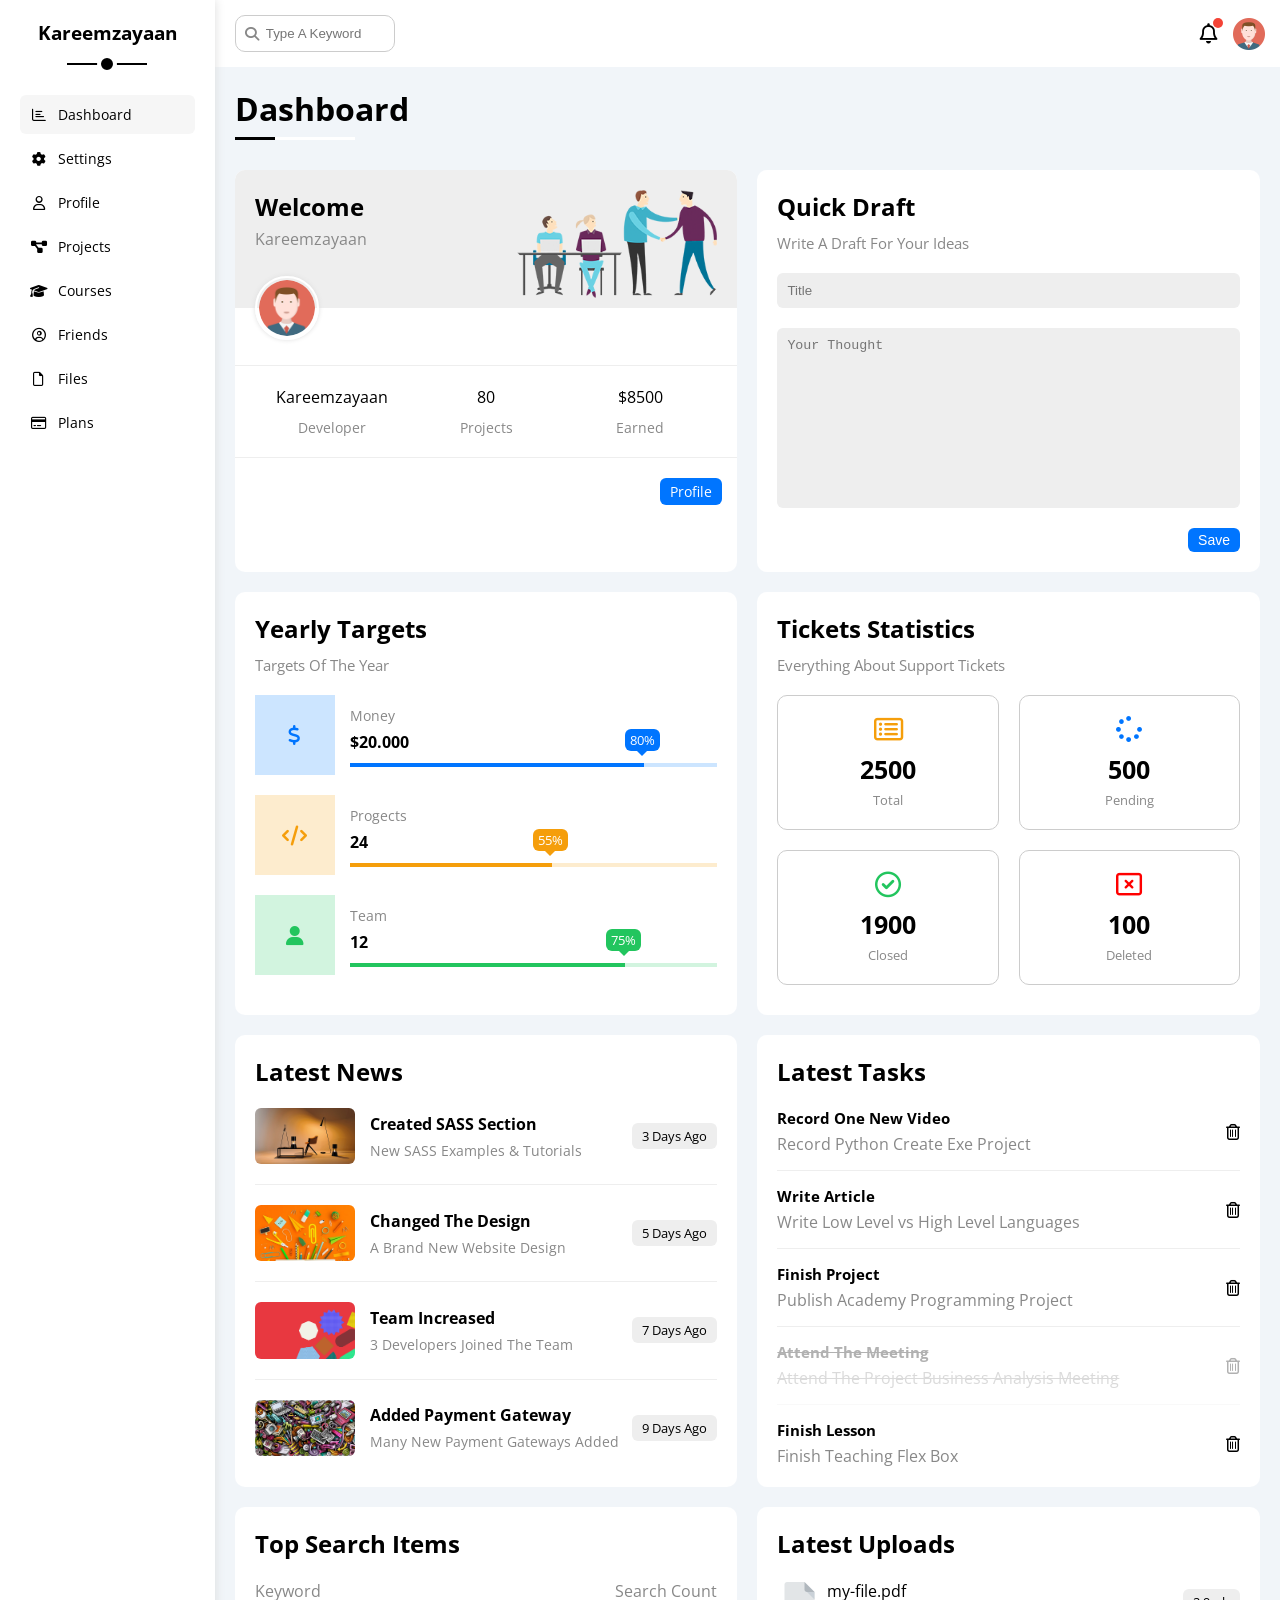
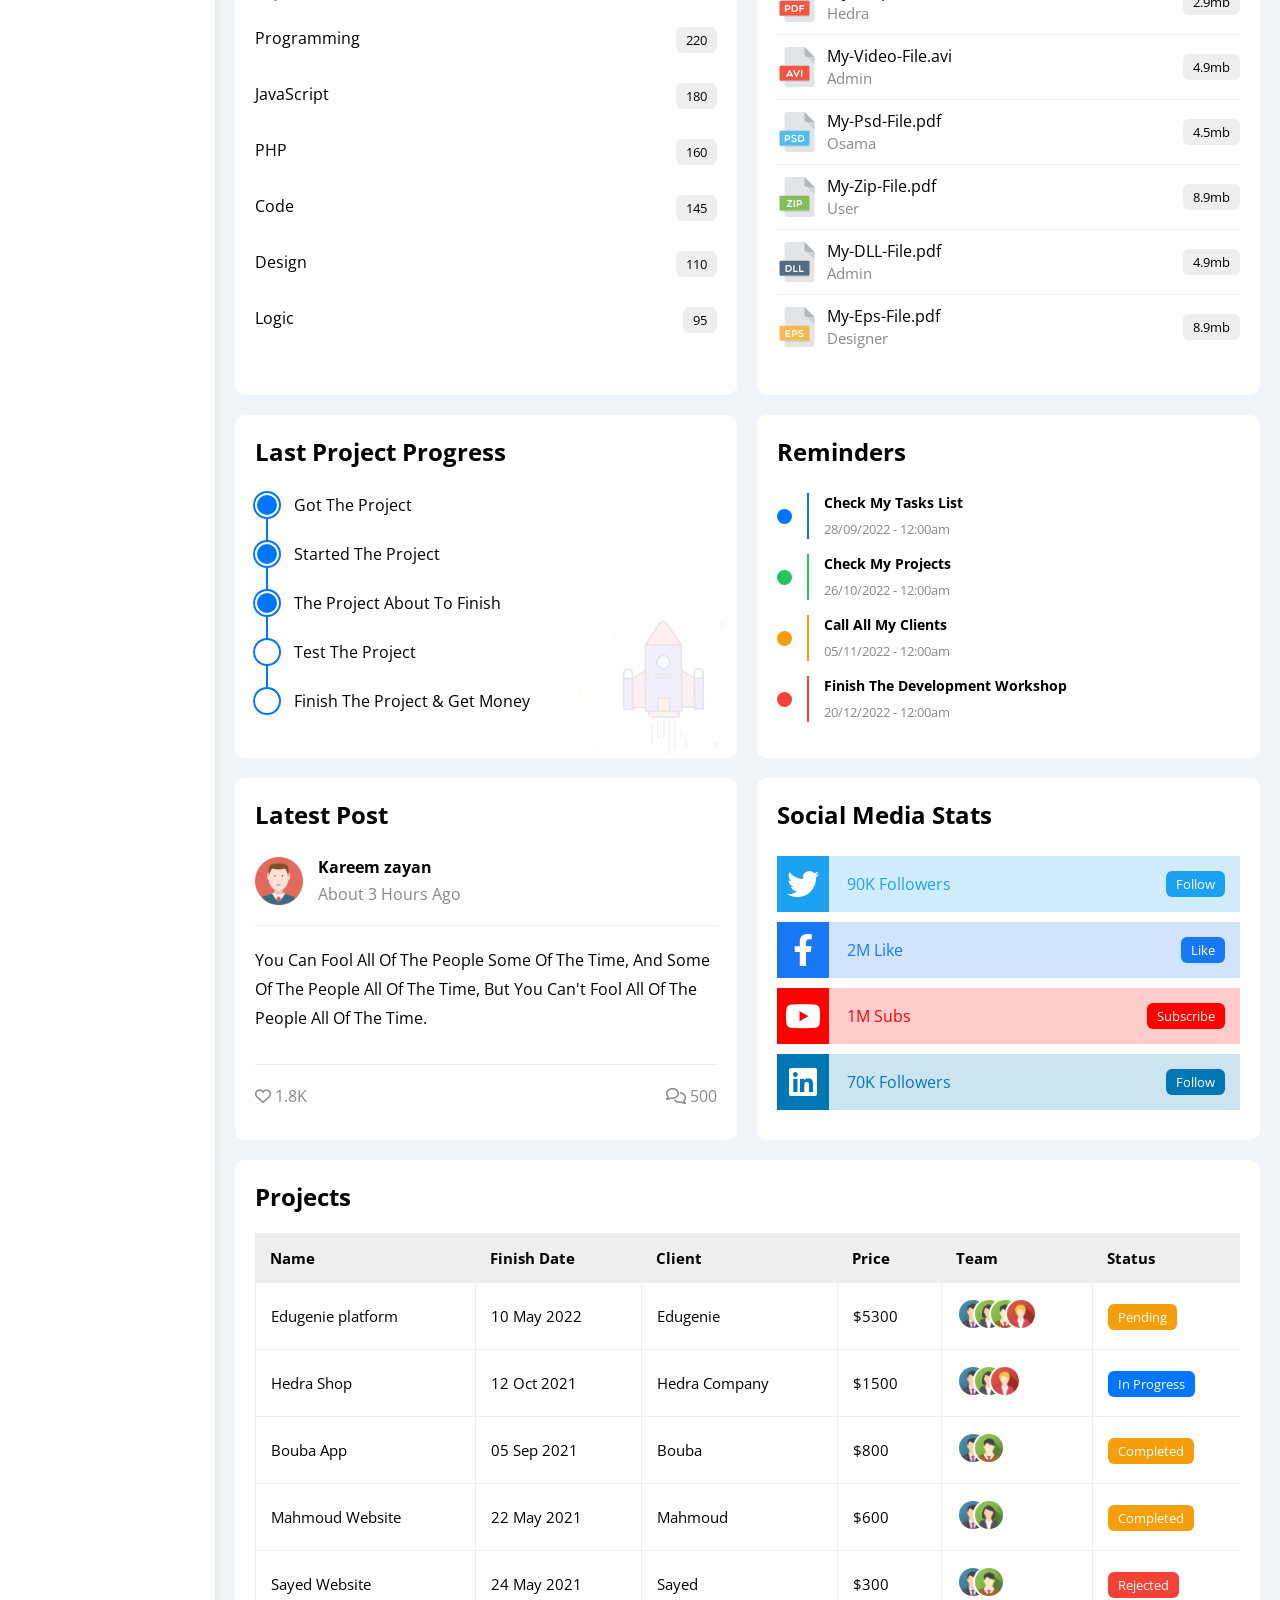
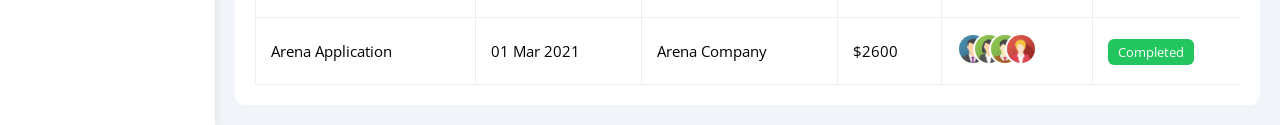
<file: index.html>
<!doctype html>
<html lang="en">
  <head>
    <meta charset="UTF-8" />
    <meta http-equiv="X-UA-Compatible" content="IE=edge" />
    <meta name="viewport" content="width=device-width, initial-scale=1.0" />
    <title>Dashboard</title>
    <link rel="stylesheet" href="css/all.min.css" />
    <link rel="stylesheet" href="css/framework.css" />
    <link rel="stylesheet" href="css/master.css" />
    <!-- Google Fonts -->
    <link rel="preconnect" href="https://fonts.googleapis.com" />
    <link rel="preconnect" href="https://fonts.gstatic.com" crossorigin />
    <link
      href="https://fonts.googleapis.com/css2?family=Open+Sans:wght@300;400;500&display=swap"
      rel="stylesheet"
    />
    <link rel="manifest" href="./manifest/manifest.json" />
  </head>
  <body>
    <div class="page d-flex">
      <div class="sidebar bg-white p-20 p-relative">
        <h3 class="p-relative txt-c mt-0">Kareemzayaan</h3>
        <ul>
          <li>
            <a
              class="active d-flex align-center fs-14 c-black rad-6 p-10"
              href="index.html"
            >
              <i class="fa-regular fa-chart-bar fa-fw"></i>
              <span>Dashboard</span>
            </a>
          </li>
          <li>
            <a
              class="d-flex align-center fs-14 c-black rad-6 p-10"
              href="settings.html"
            >
              <i class="fa-solid fa-gear fa-fw"></i>
              <span>Settings</span>
            </a>
          </li>
          <li>
            <a
              class="d-flex align-center fs-14 c-black rad-6 p-10"
              href="profile.html"
            >
              <i class="fa-regular fa-user fa-fw"></i>
              <span>Profile</span>
            </a>
          </li>
          <li>
            <a
              class="d-flex align-center fs-14 c-black rad-6 p-10"
              href="projects.html"
            >
              <i class="fa-solid fa-diagram-project fa-fw"></i>
              <span>Projects</span>
            </a>
          </li>
          <li>
            <a
              class="d-flex align-center fs-14 c-black rad-6 p-10"
              href="courses.html"
            >
              <i class="fa-solid fa-graduation-cap fa-fw"></i>
              <span>Courses</span>
            </a>
          </li>
          <li>
            <a
              class="d-flex align-center fs-14 c-black rad-6 p-10"
              href="friends.html"
            >
              <i class="fa-regular fa-circle-user fa-fw"></i>
              <span>Friends</span>
            </a>
          </li>
          <li>
            <a
              class="d-flex align-center fs-14 c-black rad-6 p-10"
              href="files.html"
            >
              <i class="fa-regular fa-file fa-fw"></i>
              <span>Files</span>
            </a>
          </li>
          <li>
            <a
              class="d-flex align-center fs-14 c-black rad-6 p-10"
              href="plans.html"
            >
              <i class="fa-regular fa-credit-card fa-fw"></i>
              <span>Plans</span>
            </a>
          </li>
        </ul>
      </div>
      <div class="content w-full">
        <!-- Start Head  -->
        <div class="head bg-white p-15 between-flex">
          <div class="search p-relative">
            <input class="p-10" type="search" placeholder="Type A Keyword" />
          </div>
          <div class="icons d-flex align-center">
            <span class="notification p-relative">
              <i class="fa-regular fa-bell fa-lg"></i>
            </span>
            <img src="imgs/avatar.png" alt="" />
          </div>
        </div>
        <!-- End Head  -->
        <h1 class="p-relative">Dashboard</h1>
        <div class="wrapper d-grid gap-20">
          <!-- Start Welcome Widget -->
          <div class="welcome bg-white rad-10 txt-c-mobile block-mobile">
            <div class="intro p-20 d-flex space-between bg-eee">
              <div>
                <h2 class="m-0">Welcome</h2>
                <p class="c-grey mt-5">Kareemzayaan</p>
              </div>
              <img class="hide-mobile" src="imgs/welcome.png" alt="" />
            </div>
            <img src="imgs/avatar.png" alt="" class="avatar" />
            <div class="body txt-c d-flex p-20 mt-20 mb-20 block-mobile">
              <div>
                Kareemzayaan
                <span class="d-block c-grey fs-14 mt-10">Developer</span>
              </div>
              <div>
                80<span class="d-block c-grey fs-14 mt-10">Projects</span>
              </div>
              <div>
                $8500 <span class="d-block c-grey fs-14 mt-10">Earned</span>
              </div>
            </div>
            <a
              href="profile.html"
              class="visit d-block fs-14 bg-blue c-white w-fit btn-shape"
              >Profile</a
            >
          </div>
          <!-- End Welcome Widget -->
          <!-- Start Quick Draft Widget -->
          <div class="quick-draft p-20 bg-white rad-10">
            <h2 class="mt-0 mb-10">Quick Draft</h2>
            <p class="mt-0 mb-20 c-grey fs-15">Write A Draft For Your Ideas</p>
            <form action="">
              <input
                class="d-block mb-20 w-full p-10 b-none bg-eee rad-6"
                type="text"
                placeholder="Title"
              />
              <textarea
                class="d-block mb-20 w-full p-10 b-none bg-eee rad-6"
                placeholder="Your Thought"
              ></textarea>
              <input
                class="save d-block fs-14 bg-blue c-white b-none w-fit btn-shape"
                type="submit"
                value="Save"
              />
            </form>
          </div>
          <!-- End Quick Draft Widget -->
          <!-- Start Targets -->
          <div class="targets p-20 bg-white rad-10">
            <h2 class="mt-0 mb-10">Yearly Targets</h2>
            <p class="mt-0 mb-20 c-grey fs-15">Targets Of The Year</p>
            <div class="target-row mb-20 blue center-flex">
              <div class="icon center-flex">
                <i class="fa-solid fa-dollar-sign fa-lg c-blue"></i>
              </div>
              <div class="details">
                <span class="fs-14 c-grey">Money</span>
                <span class="d-block mt-5 mb-10 fw-bold">$20.000</span>
                <div class="progress p-relative">
                  <span class="bg-blue blue" style="width: 80%">
                    <span class="bg-blue c-white">80%</span>
                  </span>
                </div>
              </div>
            </div>
            <div class="target-row mb-20 center-flex orange">
              <div class="icon center-flex">
                <i class="fa-solid fa-code fa-lg c-orange"></i>
              </div>
              <div class="details">
                <span class="fs-14 c-grey">Progects</span>
                <span class="d-block mt-5 mb-10 fw-bold">24</span>
                <div class="progress p-relative">
                  <span class="bg-orange orange" style="width: 55%">
                    <span class="bg-orange c-white">55%</span>
                  </span>
                </div>
              </div>
            </div>
            <div class="target-row mb-20 center-flex green">
              <div class="icon center-flex">
                <i class="fa-solid fa-user fa-lg c-green"></i>
              </div>
              <div class="details">
                <span class="fs-14 c-grey">Team</span>
                <span class="d-block mt-5 mb-10 fw-bold">12</span>
                <div class="progress p-relative">
                  <span class="bg-green green" style="width: 75%">
                    <span class="bg-green c-white">75%</span>
                  </span>
                </div>
              </div>
            </div>
          </div>
          <!-- End Targets -->
          <!-- Start Ticket Widget -->
          <div class="tickets p-20 bg-white rad-10">
            <h2 class="mt-0 mb-10">Tickets Statistics</h2>
            <p class="mt-0 mb-20 c-grey fs-15">
              Everything About Support Tickets
            </p>
            <div class="d-flex txt-c gap-20 f-wrap">
              <div class="box p-20 rad-10 fs-13 c-grey">
                <i
                  class="fa-regular fa-rectangle-list fa-2x mb-10 c-orange"
                ></i>
                <span class="d-block c-black fw-bold fs-25 mb-5">2500</span>
                Total
              </div>
              <div class="box p-20 rad-10 fs-13 c-grey">
                <i class="fa-solid fa-spinner fa-2x mb-10 c-blue"></i>
                <span class="d-block c-black fw-bold fs-25 mb-5">500</span>
                Pending
              </div>
              <div class="box p-20 rad-10 fs-13 c-grey">
                <i class="fa-regular fa-circle-check fa-2x mb-10 c-green"></i>
                <span class="d-block c-black fw-bold fs-25 mb-5">1900</span>
                Closed
              </div>
              <div class="box p-20 rad-10 fs-13 c-grey">
                <i class="fa-regular fa-rectangle-xmark fa-2x mb-10 c-red"></i>
                <span class="d-block c-black fw-bold fs-25 mb-5">100</span>
                Deleted
              </div>
            </div>
          </div>
          <!-- End Ticket Widget -->
          <!-- Start Latest News Widget-->
          <div class="latest-news p-20 bg-white rad-10 txt-c-mobile">
            <h2 class="mt-0 mb-20">Latest News</h2>
            <div class="news-row d-flex align-center">
              <img src="imgs/news-01.png" alt="" />
              <div class="info">
                <h3>Created SASS Section</h3>
                <p class="m-0 fs-14 c-grey">New SASS Examples & Tutorials</p>
              </div>
              <div class="btn-shape bg-eee fs-13 label">3 Days Ago</div>
            </div>
            <div class="news-row d-flex align-center">
              <img src="imgs/news-02.png" alt="" />
              <div class="info">
                <h3>Changed The Design</h3>
                <p class="m-0 fs-14 c-grey">A Brand New Website Design</p>
              </div>
              <div class="btn-shape bg-eee fs-13 label">5 Days Ago</div>
            </div>
            <div class="news-row d-flex align-center">
              <img src="imgs/news-03.png" alt="" />
              <div class="info">
                <h3>Team Increased</h3>
                <p class="m-0 fs-14 c-grey">3 Developers Joined The Team</p>
              </div>
              <div class="btn-shape bg-eee fs-13 label">7 Days Ago</div>
            </div>
            <div class="news-row d-flex align-center">
              <img src="imgs/news-04.png" alt="" />
              <div class="info">
                <h3>Added Payment Gateway</h3>
                <p class="m-0 fs-14 c-grey">Many New Payment Gateways Added</p>
              </div>
              <div class="btn-shape bg-eee fs-13 label">9 Days Ago</div>
            </div>
          </div>
          <!-- End Latest News Widget-->
          <!-- Start Tasks Widget -->
          <div class="tasks p-20 bg-white rad-10">
            <h2 class="mt-0 mb-20">Latest Tasks</h2>
            <div class="task-row between-flex">
              <div class="info">
                <h3 class="mt-0 mb-5 fs-15">Record One New Video</h3>
                <p class="m-0 c-grey">Record Python Create Exe Project</p>
              </div>
              <i class="fa-regular fa-trash-can delete"></i>
            </div>
            <div class="task-row between-flex">
              <div class="info">
                <h3 class="mt-0 mb-5 fs-15">Write Article</h3>
                <p class="m-0 c-grey">
                  Write Low Level vs High Level Languages
                </p>
              </div>
              <i class="fa-regular fa-trash-can delete"></i>
            </div>
            <div class="task-row between-flex">
              <div class="info">
                <h3 class="mt-0 mb-5 fs-15">Finish Project</h3>
                <p class="m-0 c-grey">Publish Academy Programming Project</p>
              </div>
              <i class="fa-regular fa-trash-can delete"></i>
            </div>
            <div class="task-row between-flex done">
              <div class="info">
                <h3 class="mt-0 mb-5 fs-15">Attend The Meeting</h3>
                <p class="m-0 c-grey">
                  Attend The Project Business Analysis Meeting
                </p>
              </div>
              <i class="fa-regular fa-trash-can delete"></i>
            </div>
            <div class="task-row between-flex">
              <div class="info">
                <h3 class="mt-0 mb-5 fs-15">Finish Lesson</h3>
                <p class="m-0 c-grey">Finish Teaching Flex Box</p>
              </div>
              <i class="fa-regular fa-trash-can delete"></i>
            </div>
          </div>
          <!-- End Tasks Widget -->
          <!-- Start Top Search Word Widget -->
          <div class="search-items p-20 bg-white rad-10">
            <h2 class="mt-0 mb-20">Top Search Items</h2>
            <div class="items-head d-flex space-between c-grey mb-10">
              <div>Keyword</div>
              <div>Search Count</div>
            </div>
            <div class="items d-flex space-between pt-15 pb-15">
              <span>Programming</span>
              <span class="bg-eee fs-13 btn-shape">220</span>
            </div>
            <div class="items d-flex space-between pt-15 pb-15">
              <span>JavaScript</span>
              <span class="bg-eee fs-13 btn-shape">180</span>
            </div>
            <div class="items d-flex space-between pt-15 pb-15">
              <span>PHP</span>
              <span class="bg-eee fs-13 btn-shape">160</span>
            </div>
            <div class="items d-flex space-between pt-15 pb-15">
              <span>Code</span>
              <span class="bg-eee fs-13 btn-shape">145</span>
            </div>
            <div class="items d-flex space-between pt-15 pb-15">
              <span>Design</span>
              <span class="bg-eee fs-13 btn-shape">110</span>
            </div>
            <div class="items d-flex space-between pt-15 pb-15">
              <span>Logic</span>
              <span class="bg-eee fs-13 btn-shape">95</span>
            </div>
          </div>
          <!-- End Top Search Word Widget -->
          <!-- Start Latest Uploads -->
          <div class="latest-uploads p-20 bg-white rad-10">
            <h2 class="mt-0 mb-20">Latest Uploads</h2>
            <ul>
              <li class="between-flex pb-10 mb-10">
                <div class="d-flex align-center">
                  <img class="mr-10" src="imgs/pdf.svg" alt="" />
                  <div>
                    <span class="d-block">my-file.pdf</span>
                    <span class="fs-15 c-grey">Hedra</span>
                  </div>
                </div>
                <div class="bg-eee btn-shape fs-13">2.9mb</div>
              </li>
              <li class="between-flex pb-10 mb-10">
                <div class="d-flex align-center">
                  <img class="mr-10" src="imgs/avi.svg" alt="" />
                  <div>
                    <span class="d-block">My-Video-File.avi</span>
                    <span class="fs-15 c-grey">Admin</span>
                  </div>
                </div>
                <div class="bg-eee btn-shape fs-13">4.9mb</div>
              </li>
              <li class="between-flex pb-10 mb-10">
                <div class="d-flex align-center">
                  <img class="mr-10" src="imgs/psd.svg" alt="" />
                  <div>
                    <span class="d-block">My-Psd-File.pdf</span>
                    <span class="fs-15 c-grey">Osama</span>
                  </div>
                </div>
                <div class="bg-eee btn-shape fs-13">4.5mb</div>
              </li>
              <li class="between-flex pb-10 mb-10">
                <div class="d-flex align-center">
                  <img class="mr-10" src="imgs/zip.svg" alt="" />
                  <div>
                    <span class="d-block">My-Zip-File.pdf</span>
                    <span class="fs-15 c-grey">User</span>
                  </div>
                </div>
                <div class="bg-eee btn-shape fs-13">8.9mb</div>
              </li>
              <li class="between-flex pb-10 mb-10">
                <div class="d-flex align-center">
                  <img class="mr-10" src="imgs/dll.svg" alt="" />
                  <div>
                    <span class="d-block">My-DLL-File.pdf</span>
                    <span class="fs-15 c-grey">Admin</span>
                  </div>
                </div>
                <div class="bg-eee btn-shape fs-13">4.9mb</div>
              </li>
              <li class="between-flex pb-10 mb-10">
                <div class="d-flex align-center">
                  <img class="mr-10" src="imgs/eps.svg" alt="" />
                  <div>
                    <span class="d-block">My-Eps-File.pdf</span>
                    <span class="fs-15 c-grey">Designer</span>
                  </div>
                </div>
                <div class="bg-eee btn-shape fs-13">8.9mb</div>
              </li>
            </ul>
          </div>
          <!-- End Latest Uploads -->
          <!-- Start Last Project Progress Widget -->
          <div class="last-project p-20 bg-white rad-10 p-relative">
            <h2 class="mt-0 mb-20">Last Project Progress</h2>
            <ul class="m-0 p-relative">
              <li class="mt-25 d-flex align-center done">Got The Project</li>
              <li class="mt-25 d-flex align-center done">
                Started The Project
              </li>
              <li class="mt-25 d-flex align-center done">
                The Project About To Finish
              </li>
              <li class="mt-25 d-flex align-center current">
                Test The Project
              </li>
              <li class="mt-25 d-flex align-center">
                Finish The Project & Get Money
              </li>
            </ul>
            <img
              class="launch-icon hide-mobile"
              src="imgs/project.png"
              alt=""
            />
          </div>
          <!-- End Last Project Progress Widget -->
          <!-- Start Reminders Widget -->
          <div class="reminders p-20 bg-white rad-10 p-relative">
            <h2 class="mt-0 mb-25">Reminders</h2>
            <ul>
              <li class="d-flex align-center mt-15">
                <span class="key bg-blue mr-15 d-block rad-half"></span>
                <div class="pl-15 blue">
                  <p class="fs-14 fw-bold mt-0 mb-5">Check My Tasks List</p>
                  <span class="fs-13 c-grey">28/09/2022 - 12:00am</span>
                </div>
              </li>
              <li class="d-flex align-center mt-15">
                <span class="key bg-green mr-15 d-block rad-half"></span>
                <div class="pl-15 green">
                  <p class="fs-14 fw-bold mt-0 mb-5">Check My Projects</p>
                  <span class="fs-13 c-grey">26/10/2022 - 12:00am</span>
                </div>
              </li>
              <li class="d-flex align-center mt-15">
                <span class="key bg-orange mr-15 d-block rad-half"></span>
                <div class="pl-15 orange">
                  <p class="fs-14 fw-bold mt-0 mb-5">Call All My Clients</p>
                  <span class="fs-13 c-grey">05/11/2022 - 12:00am</span>
                </div>
              </li>
              <li class="d-flex align-center mt-15">
                <span class="key bg-red mr-15 d-block rad-half"></span>
                <div class="pl-15 red">
                  <p class="fs-14 fw-bold mt-0 mb-5">
                    Finish The Development Workshop
                  </p>
                  <span class="fs-13 c-grey">20/12/2022 - 12:00am</span>
                </div>
              </li>
            </ul>
          </div>
          <!-- End Reminders Widget -->
          <!-- Start Latest Post Widget -->
          <div class="latest-post p-20 bg-white rad-10 p-relative">
            <h2 class="mt-0 mb-25">Latest Post</h2>
            <div class="top d-flex align-center">
              <img class="avatar mr-15" src="imgs/avatar.png" alt="" />
              <div class="info">
                <span class="d-block mb-5 fw-bold">Kareem zayan</span>
                <span class="c-grey">About 3 Hours Ago</span>
              </div>
            </div>
            <div class="post-content txt-c-mobile pt-20 pb-20 mt-20 mb-20">
              You can fool all of the people some of the time, and some of the
              people all of the time, but you can't fool all of the people all
              of the time.
            </div>
            <div class="post-stats between-flex c-grey">
              <div>
                <i class="fa-regular fa-heart"></i>
                <span>1.8K</span>
              </div>
              <div>
                <i class="fa-regular fa-comments"></i>
                <span>500</span>
              </div>
            </div>
          </div>
          <!-- End Latest Post Widget -->
          <!-- Start Social Media Stats Widget -->
          <div class="social-media p-20 bg-white rad-10 p-relative">
            <h2 class="mt-0 mb-25">Social Media Stats</h2>
            <div class="box twitter p-15 p-relative mb-10 between-flex">
              <i
                class="fa-brands fa-twitter fa-2x c-white h-full center-flex"
              ></i>
              <span>90K Followers</span>
              <a class="fs-13 c-white btn-shape" href="#">Follow</a>
            </div>
            <div class="box facebook p-15 p-relative mb-10 between-flex">
              <i
                class="fa-brands fa-facebook-f fa-2x c-white h-full center-flex"
              ></i>
              <span>2M Like</span>
              <a class="fs-13 c-white btn-shape" href="#">Like</a>
            </div>
            <div class="box youtube p-15 p-relative mb-10 between-flex">
              <i
                class="fa-brands fa-youtube fa-2x c-white h-full center-flex"
              ></i>
              <span>1M Subs</span>
              <a class="fs-13 c-white btn-shape" href="#">Subscribe</a>
            </div>
            <div class="box linkedin p-15 p-relative mb-10 between-flex">
              <i
                class="fa-brands fa-linkedin fa-2x c-white h-full center-flex"
              ></i>
              <span>70K Followers</span>
              <a class="fs-13 c-white btn-shape" href="#">Follow</a>
            </div>
          </div>
          <!-- End Social Media Stats Widget -->
        </div>
        <!-- Start Projects Table -->
        <div class="projects p-20 bg-white rad-10 m-20">
          <h2 class="mt-0 mb-20">Projects</h2>
          <div class="responsive-table">
            <table class="fs-15 w-full">
              <thead>
                <tr>
                  <td>Name</td>
                  <td>Finish Date</td>
                  <td>Client</td>
                  <td>Price</td>
                  <td>Team</td>
                  <td>Status</td>
                </tr>
              </thead>
              <tbody>
                <tr>
                  <td>Edugenie platform</td>
                  <td>10 May 2022</td>
                  <td>Edugenie</td>
                  <td>$5300</td>
                  <td>
                    <img src="imgs/team-01.png" alt="" />
                    <img src="imgs/team-02.png" alt="" />
                    <img src="imgs/team-03.png" alt="" />
                    <img src="imgs/team-05.png" alt="" />
                  </td>
                  <td>
                    <span class="label btn-shape bg-orange c-white"
                      >Pending</span
                    >
                  </td>
                </tr>
                <tr>
                  <td>Hedra Shop</td>
                  <td>12 Oct 2021</td>
                  <td>Hedra Company</td>
                  <td>$1500</td>
                  <td>
                    <img src="imgs/team-01.png" alt="" />
                    <img src="imgs/team-02.png" alt="" />
                    <img src="imgs/team-05.png" alt="" />
                  </td>
                  <td>
                    <span class="label btn-shape bg-blue c-white"
                      >In Progress</span
                    >
                  </td>
                </tr>
                <tr>
                  <td>Bouba App</td>
                  <td>05 Sep 2021</td>
                  <td>Bouba</td>
                  <td>$800</td>
                  <td>
                    <img src="imgs/team-01.png" alt="" />
                    <img src="imgs/team-03.png" alt="" />
                  </td>
                  <td>
                    <span class="label btn-shape bg-orange c-white"
                      >Completed</span
                    >
                  </td>
                </tr>
                <tr>
                  <td>Mahmoud Website</td>
                  <td>22 May 2021</td>
                  <td>Mahmoud</td>
                  <td>$600</td>
                  <td>
                    <img src="imgs/team-01.png" alt="" />
                    <img src="imgs/team-02.png" alt="" />
                  </td>
                  <td>
                    <span class="label btn-shape bg-orange c-white"
                      >Completed</span
                    >
                  </td>
                </tr>
                <tr>
                  <td>Sayed Website</td>
                  <td>24 May 2021</td>
                  <td>Sayed</td>
                  <td>$300</td>
                  <td>
                    <img src="imgs/team-01.png" alt="" />
                    <img src="imgs/team-03.png" alt="" />
                  </td>
                  <td>
                    <span class="label btn-shape bg-red c-white">Rejected</span>
                  </td>
                </tr>
                <tr>
                  <td>Arena Application</td>
                  <td>01 Mar 2021</td>
                  <td>Arena Company</td>
                  <td>$2600</td>
                  <td>
                    <img src="imgs/team-01.png" alt="" />
                    <img src="imgs/team-02.png" alt="" />
                    <img src="imgs/team-03.png" alt="" />
                    <img src="imgs/team-05.png" alt="" />
                  </td>
                  <td>
                    <span class="label btn-shape bg-green c-white"
                      >Completed</span
                    >
                  </td>
                </tr>
              </tbody>
            </table>
          </div>
        </div>
        <!-- End Projects Table -->
      </div>
    </div>
    <script>
      if ("serviceWorker" in navigator) {
        window.addEventListener("load", () => {
          navigator.serviceWorker
            .register("/sw.js")
            .then((registration) => {
              console.log("Service Worker Registered:", registration);
            })
            .catch((error) => {
              console.error("Service Worker Registration Failed:", error);
            });
        });
      }
    </script>
  </body>
</html>
</file>
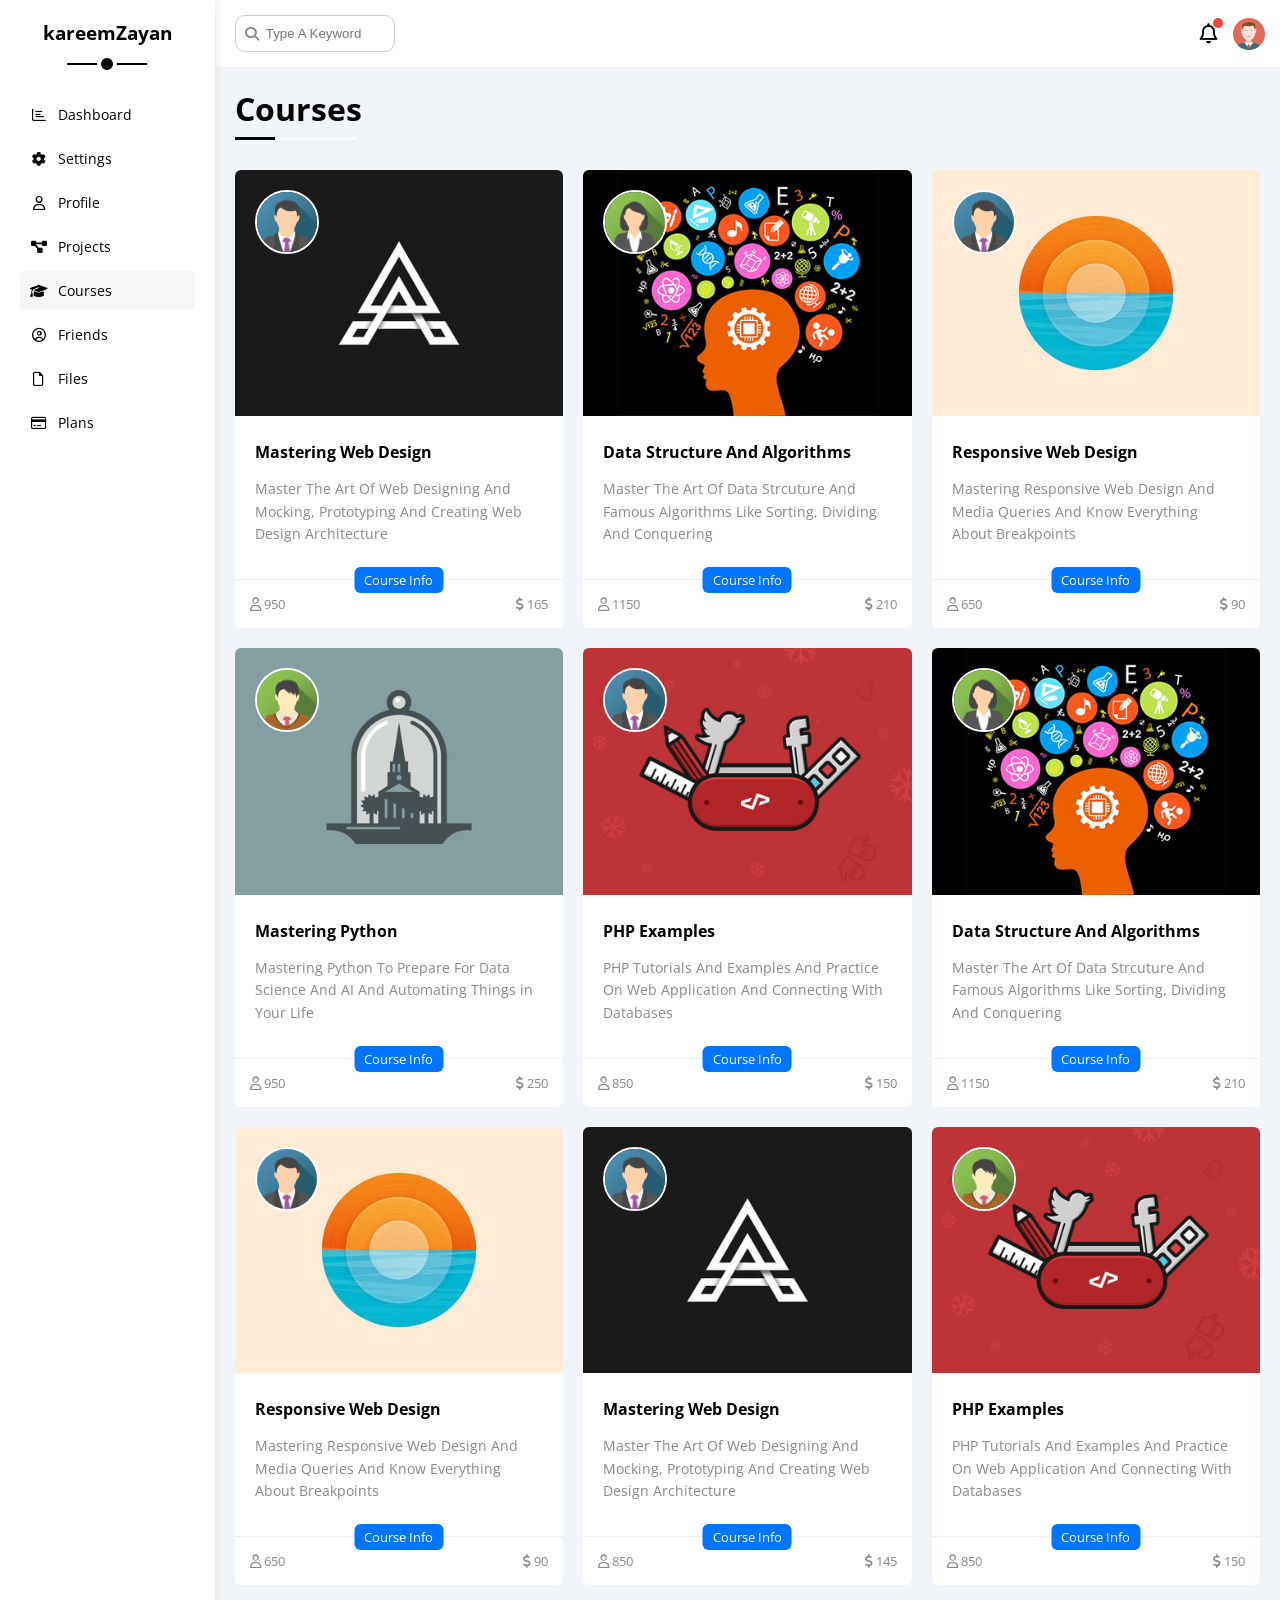
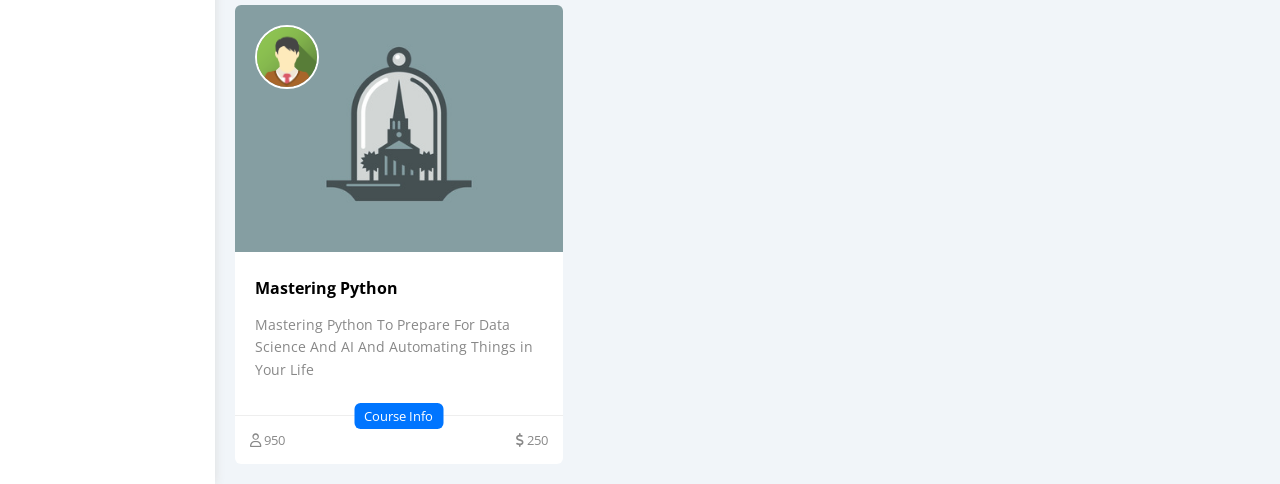
<file: courses.html>
<!DOCTYPE html>
<html lang="en">
  <head>
    <meta charset="UTF-8" />
    <meta http-equiv="X-UA-Compatible" content="IE=edge" />
    <meta name="viewport" content="width=device-width, initial-scale=1.0" />
    <title>Courses</title>
    <link rel="stylesheet" href="css/all.min.css" />
    <link rel="stylesheet" href="css/framework.css" />
    <link rel="stylesheet" href="css/master.css" />
    <!-- Google Fonts -->
    <link rel="preconnect" href="https://fonts.googleapis.com" />
    <link rel="preconnect" href="https://fonts.gstatic.com" crossorigin />
    <link
      href="https://fonts.googleapis.com/css2?family=Open+Sans:wght@300;400;500&display=swap"
      rel="stylesheet"
    />
  </head>
  <body>
    <div class="page d-flex">
      <div class="sidebar bg-white p-20 p-relative">
        <h3 class="p-relative txt-c mt-0">kareemZayan</h3>
        <ul>
          <li>
            <a
              class="d-flex align-center fs-14 c-black rad-6 p-10"
              href="index.html"
            >
              <i class="fa-regular fa-chart-bar fa-fw"></i>
              <span>Dashboard</span>
            </a>
          </li>
          <li>
            <a
              class="d-flex align-center fs-14 c-black rad-6 p-10"
              href="settings.html"
            >
              <i class="fa-solid fa-gear fa-fw"></i>
              <span>Settings</span>
            </a>
          </li>
          <li>
            <a
              class="d-flex align-center fs-14 c-black rad-6 p-10"
              href="profile.html"
            >
              <i class="fa-regular fa-user fa-fw"></i>
              <span>Profile</span>
            </a>
          </li>
          <li>
            <a
              class="d-flex align-center fs-14 c-black rad-6 p-10"
              href="projects.html"
            >
              <i class="fa-solid fa-diagram-project fa-fw"></i>
              <span>Projects</span>
            </a>
          </li>
          <li>
            <a
              class="active d-flex align-center fs-14 c-black rad-6 p-10"
              href="courses.html"
            >
              <i class="fa-solid fa-graduation-cap fa-fw"></i>
              <span>Courses</span>
            </a>
          </li>
          <li>
            <a
              class="d-flex align-center fs-14 c-black rad-6 p-10"
              href="friends.html"
            >
              <i class="fa-regular fa-circle-user fa-fw"></i>
              <span>Friends</span>
            </a>
          </li>
          <li>
            <a
              class="d-flex align-center fs-14 c-black rad-6 p-10"
              href="files.html"
            >
              <i class="fa-regular fa-file fa-fw"></i>
              <span>Files</span>
            </a>
          </li>
          <li>
            <a
              class="d-flex align-center fs-14 c-black rad-6 p-10"
              href="plans.html"
            >
              <i class="fa-regular fa-credit-card fa-fw"></i>
              <span>Plans</span>
            </a>
          </li>
        </ul>
      </div>
      <div class="content w-full">
        <!-- Start Head  -->
        <div class="head bg-white p-15 between-flex">
          <div class="search p-relative">
            <input class="p-10" type="search" placeholder="Type A Keyword" />
          </div>
          <div class="icons d-flex align-center">
            <span class="notification p-relative">
              <i class="fa-regular fa-bell fa-lg"></i>
            </span>
            <img src="imgs/avatar.png" alt="" />
          </div>
        </div>
        <!-- End Head  -->
        <h1 class="p-relative">Courses</h1>
        <div class="courses-page d-grid m-20 gap-20">
          <div class="course bg-white rad-6 p-relative">
            <img class="cover" src="imgs/course-01.jpg" alt="" />
            <img class="instructor" src="imgs/team-01.png" alt="" />
            <div class="p-20">
              <h4 class="m-0">Mastering Web Design</h4>
              <p class="description c-grey mt-15 fs-14">
                Master The Art Of Web Designing And Mocking, Prototyping And
                Creating Web Design Architecture
              </p>
            </div>
            <div class="info p-15 p-relative between-flex">
              <span class="title bg-blue c-white btn-shape">Course Info</span>
              <span class="c-grey">
                <i class="fa-regular fa-user"></i>
                950
              </span>
              <span class="c-grey">
                <i class="fa-solid fa-dollar-sign"></i>
                165
              </span>
            </div>
          </div>
          <div class="course bg-white rad-6 p-relative">
            <img class="cover" src="imgs/course-02.jpg" alt="" />
            <img class="instructor" src="imgs/team-02.png" alt="" />
            <div class="p-20">
              <h4 class="m-0">Data Structure And Algorithms</h4>
              <p class="description c-grey mt-15 fs-14">
                Master The Art Of Data Strcuture And Famous Algorithms Like
                Sorting, Dividing And Conquering
              </p>
            </div>
            <div class="info p-15 p-relative between-flex">
              <span class="title bg-blue c-white btn-shape">Course Info</span>
              <span class="c-grey">
                <i class="fa-regular fa-user"></i>
                1150
              </span>
              <span class="c-grey">
                <i class="fa-solid fa-dollar-sign"></i>
                210
              </span>
            </div>
          </div>
          <div class="course bg-white rad-6 p-relative">
            <img class="cover" src="imgs/course-03.jpg" alt="" />
            <img class="instructor" src="imgs/team-01.png" alt="" />
            <div class="p-20">
              <h4 class="m-0">Responsive Web Design</h4>
              <p class="description c-grey mt-15 fs-14">
                Mastering Responsive Web Design And Media Queries And Know
                Everything About Breakpoints
              </p>
            </div>
            <div class="info p-15 p-relative between-flex">
              <span class="title bg-blue c-white btn-shape">Course Info</span>
              <span class="c-grey">
                <i class="fa-regular fa-user"></i>
                650
              </span>
              <span class="c-grey">
                <i class="fa-solid fa-dollar-sign"></i>
                90
              </span>
            </div>
          </div>
          <div class="course bg-white rad-6 p-relative">
            <img class="cover" src="imgs/course-04.jpg" alt="" />
            <img class="instructor" src="imgs/team-03.png" alt="" />
            <div class="p-20">
              <h4 class="m-0">Mastering Python</h4>
              <p class="description c-grey mt-15 fs-14">
                Mastering Python To Prepare For Data Science And AI And
                Automating Things in Your Life
              </p>
            </div>
            <div class="info p-15 p-relative between-flex">
              <span class="title bg-blue c-white btn-shape">Course Info</span>
              <span class="c-grey">
                <i class="fa-regular fa-user"></i>
                950
              </span>
              <span class="c-grey">
                <i class="fa-solid fa-dollar-sign"></i>
                250
              </span>
            </div>
          </div>
          <div class="course bg-white rad-6 p-relative">
            <img class="cover" src="imgs/course-05.jpg" alt="" />
            <img class="instructor" src="imgs/team-01.png" alt="" />
            <div class="p-20">
              <h4 class="m-0">PHP Examples</h4>
              <p class="description c-grey mt-15 fs-14">
                PHP Tutorials And Examples And Practice On Web Application And
                Connecting With Databases
              </p>
            </div>
            <div class="info p-15 p-relative between-flex">
              <span class="title bg-blue c-white btn-shape">Course Info</span>
              <span class="c-grey">
                <i class="fa-regular fa-user"></i>
                850
              </span>
              <span class="c-grey">
                <i class="fa-solid fa-dollar-sign"></i>
                150
              </span>
            </div>
          </div>
          <div class="course bg-white rad-6 p-relative">
            <img class="cover" src="imgs/course-02.jpg" alt="" />
            <img class="instructor" src="imgs/team-02.png" alt="" />
            <div class="p-20">
              <h4 class="m-0">Data Structure And Algorithms</h4>
              <p class="description c-grey mt-15 fs-14">
                Master The Art Of Data Strcuture And Famous Algorithms Like
                Sorting, Dividing And Conquering
              </p>
            </div>
            <div class="info p-15 p-relative between-flex">
              <span class="title bg-blue c-white btn-shape">Course Info</span>
              <span class="c-grey">
                <i class="fa-regular fa-user"></i>
                1150
              </span>
              <span class="c-grey">
                <i class="fa-solid fa-dollar-sign"></i>
                210
              </span>
            </div>
          </div>
          <div class="course bg-white rad-6 p-relative">
            <img class="cover" src="imgs/course-03.jpg" alt="" />
            <img class="instructor" src="imgs/team-01.png" alt="" />
            <div class="p-20">
              <h4 class="m-0">Responsive Web Design</h4>
              <p class="description c-grey mt-15 fs-14">
                Mastering Responsive Web Design And Media Queries And Know
                Everything About Breakpoints
              </p>
            </div>
            <div class="info p-15 p-relative between-flex">
              <span class="title bg-blue c-white btn-shape">Course Info</span>
              <span class="c-grey">
                <i class="fa-regular fa-user"></i>
                650
              </span>
              <span class="c-grey">
                <i class="fa-solid fa-dollar-sign"></i>
                90
              </span>
            </div>
          </div>
          <div class="course bg-white rad-6 p-relative">
            <img class="cover" src="imgs/course-01.jpg" alt="" />
            <img class="instructor" src="imgs/team-01.png" alt="" />
            <div class="p-20">
              <h4 class="m-0">Mastering Web Design</h4>
              <p class="description c-grey mt-15 fs-14">
                Master The Art Of Web Designing And Mocking, Prototyping And
                Creating Web Design Architecture
              </p>
            </div>
            <div class="info p-15 p-relative between-flex">
              <span class="title bg-blue c-white btn-shape">Course Info</span>
              <span class="c-grey">
                <i class="fa-regular fa-user"></i>
                850
              </span>
              <span class="c-grey">
                <i class="fa-solid fa-dollar-sign"></i>
                145
              </span>
            </div>
          </div>
          <div class="course bg-white rad-6 p-relative">
            <img class="cover" src="imgs/course-05.jpg" alt="" />
            <img class="instructor" src="imgs/team-03.png" alt="" />
            <div class="p-20">
              <h4 class="m-0">PHP Examples</h4>
              <p class="description c-grey mt-15 fs-14">
                PHP Tutorials And Examples And Practice On Web Application And
                Connecting With Databases
              </p>
            </div>
            <div class="info p-15 p-relative between-flex">
              <span class="title bg-blue c-white btn-shape">Course Info</span>
              <span class="c-grey">
                <i class="fa-regular fa-user"></i>
                850
              </span>
              <span class="c-grey">
                <i class="fa-solid fa-dollar-sign"></i>
                150
              </span>
            </div>
          </div>
          <div class="course bg-white rad-6 p-relative">
            <img class="cover" src="imgs/course-04.jpg" alt="" />
            <img class="instructor" src="imgs/team-03.png" alt="" />
            <div class="p-20">
              <h4 class="m-0">Mastering Python</h4>
              <p class="description c-grey mt-15 fs-14">
                Mastering Python To Prepare For Data Science And AI And
                Automating Things in Your Life
              </p>
            </div>
            <div class="info p-15 p-relative between-flex">
              <span class="title bg-blue c-white btn-shape">Course Info</span>
              <span class="c-grey">
                <i class="fa-regular fa-user"></i>
                950
              </span>
              <span class="c-grey">
                <i class="fa-solid fa-dollar-sign"></i>
                250
              </span>
            </div>
          </div>
        </div>
      </div>
    </div>
  </body>
</html>
</file>
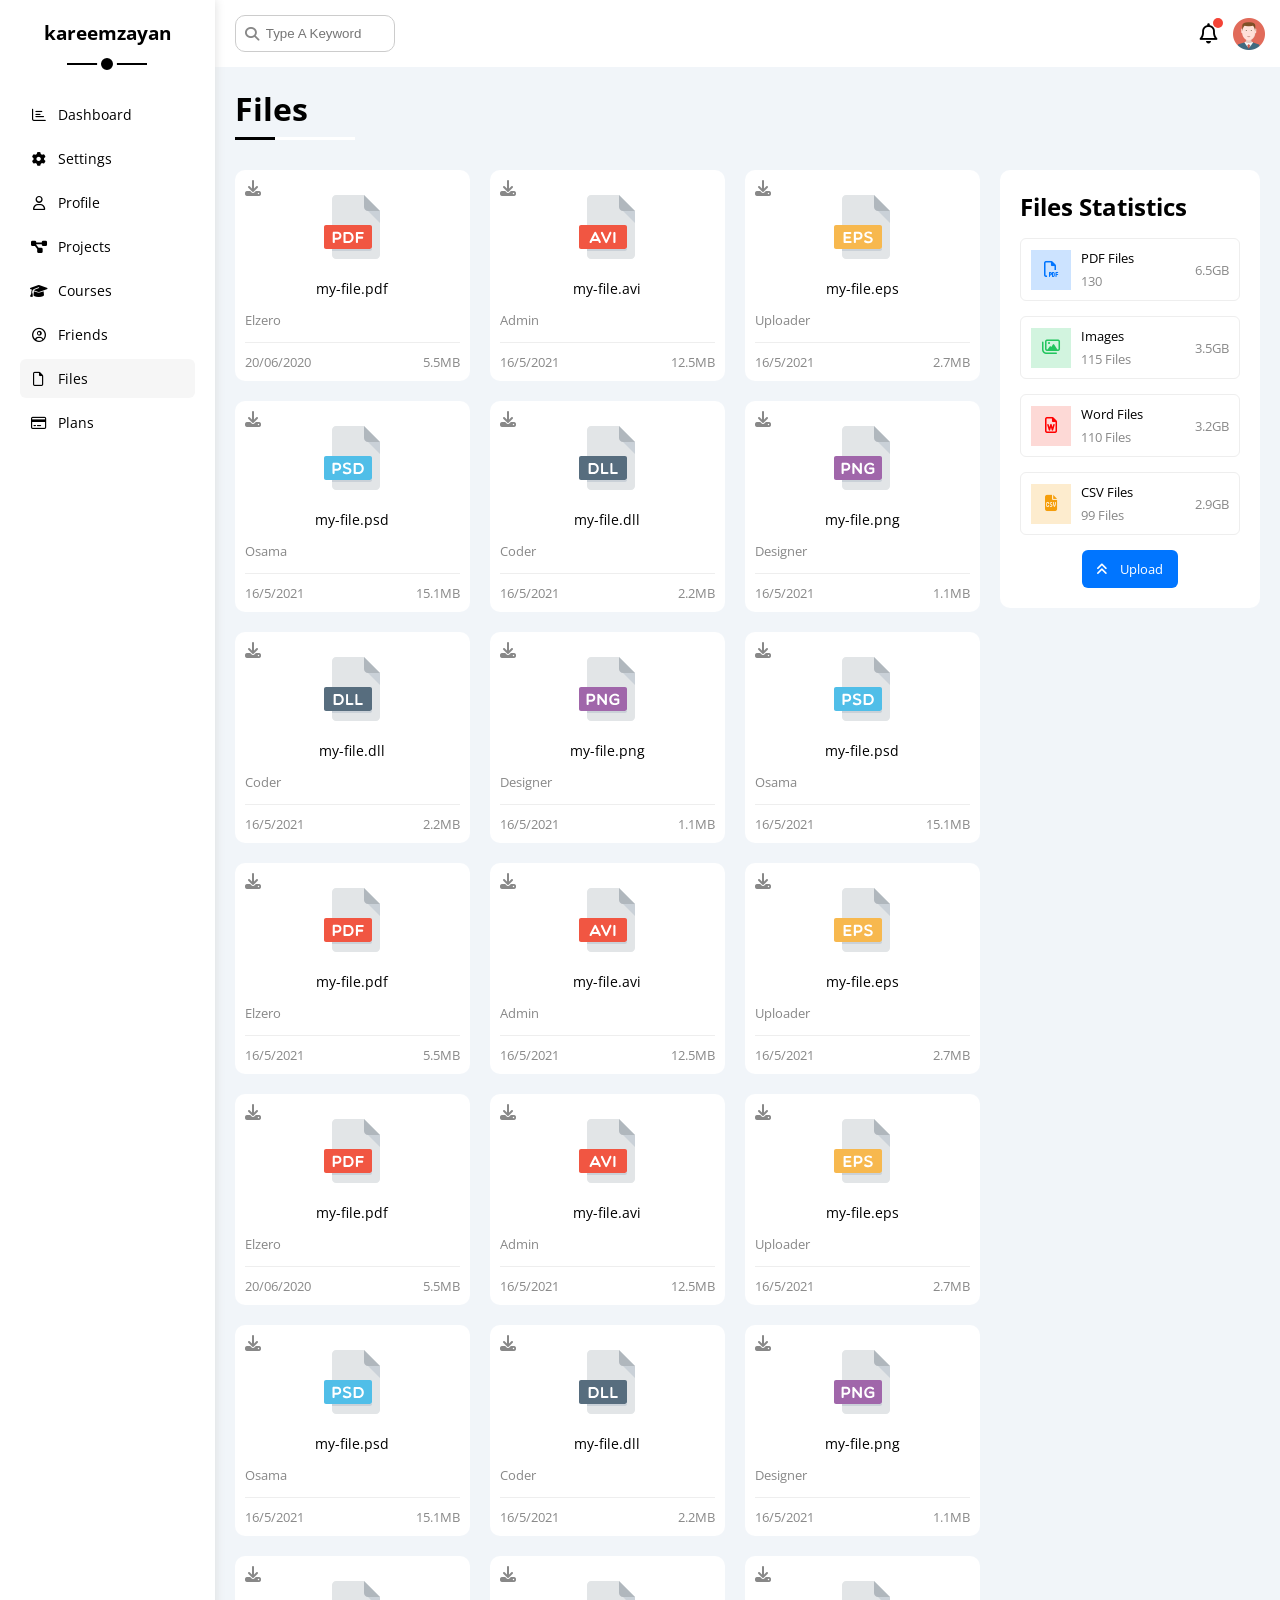
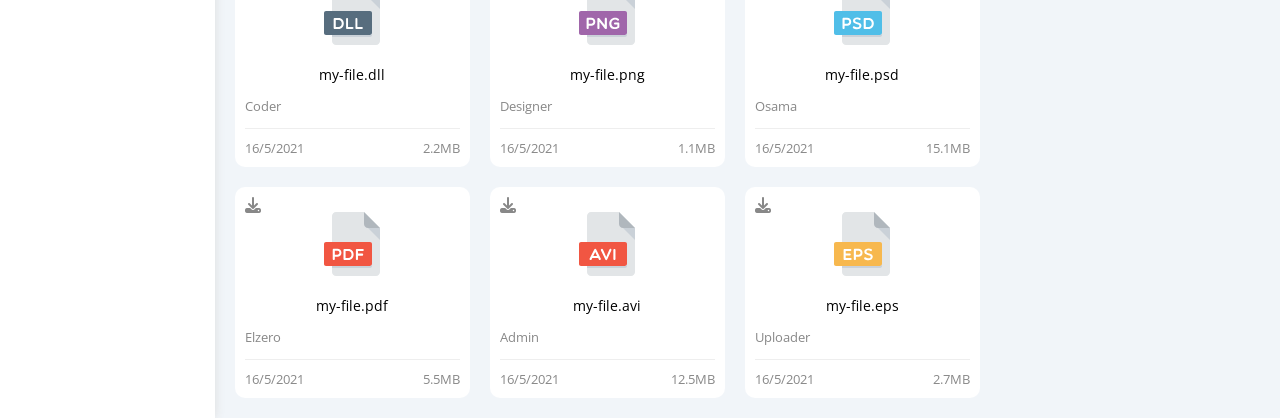
<file: files.html>
<!DOCTYPE html>
<html lang="en">
  <head>
    <meta charset="UTF-8" />
    <meta http-equiv="X-UA-Compatible" content="IE=edge" />
    <meta name="viewport" content="width=device-width, initial-scale=1.0" />
    <title>Files</title>
    <link rel="stylesheet" href="css/all.min.css" />
    <link rel="stylesheet" href="css/framework.css" />
    <link rel="stylesheet" href="css/master.css" />
    <!-- Google Fonts -->
    <link rel="preconnect" href="https://fonts.googleapis.com" />
    <link rel="preconnect" href="https://fonts.gstatic.com" crossorigin />
    <link
      href="https://fonts.googleapis.com/css2?family=Open+Sans:wght@300;400;500&display=swap"
      rel="stylesheet"
    />
  </head>
  <body>
    <div class="page d-flex">
      <div class="sidebar bg-white p-20 p-relative">
        <h3 class="p-relative txt-c mt-0">kareemzayan</h3>
        <ul>
          <li>
            <a
              class="d-flex align-center fs-14 c-black rad-6 p-10"
              href="index.html"
            >
              <i class="fa-regular fa-chart-bar fa-fw"></i>
              <span>Dashboard</span>
            </a>
          </li>
          <li>
            <a
              class="d-flex align-center fs-14 c-black rad-6 p-10"
              href="settings.html"
            >
              <i class="fa-solid fa-gear fa-fw"></i>
              <span>Settings</span>
            </a>
          </li>
          <li>
            <a
              class="d-flex align-center fs-14 c-black rad-6 p-10"
              href="profile.html"
            >
              <i class="fa-regular fa-user fa-fw"></i>
              <span>Profile</span>
            </a>
          </li>
          <li>
            <a
              class="d-flex align-center fs-14 c-black rad-6 p-10"
              href="projects.html"
            >
              <i class="fa-solid fa-diagram-project fa-fw"></i>
              <span>Projects</span>
            </a>
          </li>
          <li>
            <a
              class="d-flex align-center fs-14 c-black rad-6 p-10"
              href="courses.html"
            >
              <i class="fa-solid fa-graduation-cap fa-fw"></i>
              <span>Courses</span>
            </a>
          </li>
          <li>
            <a
              class="d-flex align-center fs-14 c-black rad-6 p-10"
              href="friends.html"
            >
              <i class="fa-regular fa-circle-user fa-fw"></i>
              <span>Friends</span>
            </a>
          </li>
          <li>
            <a
              class="active d-flex align-center fs-14 c-black rad-6 p-10"
              href="files.html"
            >
              <i class="fa-regular fa-file fa-fw"></i>
              <span>Files</span>
            </a>
          </li>
          <li>
            <a
              class="d-flex align-center fs-14 c-black rad-6 p-10"
              href="plans.html"
            >
              <i class="fa-regular fa-credit-card fa-fw"></i>
              <span>Plans</span>
            </a>
          </li>
        </ul>
      </div>
      <div class="content w-full">
        <!-- Start Head  -->
        <div class="head bg-white p-15 between-flex">
          <div class="search p-relative">
            <input class="p-10" type="search" placeholder="Type A Keyword" />
          </div>
          <div class="icons d-flex align-center">
            <span class="notification p-relative">
              <i class="fa-regular fa-bell fa-lg"></i>
            </span>
            <img src="imgs/avatar.png" alt="" />
          </div>
        </div>
        <!-- End Head  -->
        <h1 class="p-relative">Files</h1>
        <div class="files-page d-flex m-20 gap-20">
          <div class="files-stats p-20 bg-white rad-10">
            <h2 class="mt-0 mb-15 txt-c-mobile">Files Statistics</h2>
            <div class="d-flex align-center border-eee p-10 rad-6 mb-15 fs-13">
              <i
                class="fa-regular fa-file-pdf fa-lg blue center-flex c-blue icon"
              ></i>
              <div class="info">
                <span>PDF Files</span>
                <span class="c-grey d-block mt-5">130</span>
              </div>
              <div class="size c-grey">6.5GB</div>
            </div>
            <div class="d-flex align-center border-eee p-10 rad-6 mb-15 fs-13">
              <i
                class="fa-regular fa-images fa-lg green center-flex c-green icon"
              ></i>
              <div class="info">
                <span>Images</span>
                <span class="c-grey d-block mt-5">115 Files</span>
              </div>
              <div class="size c-grey">3.5GB</div>
            </div>
            <div class="d-flex align-center border-eee p-10 rad-6 mb-15 fs-13">
              <i
                class="fa-regular fa-file-word fa-lg red center-flex c-red icon"
              ></i>
              <div class="info">
                <span>Word Files</span>
                <span class="c-grey d-block mt-5">110 Files</span>
              </div>
              <div class="size c-grey">3.2GB</div>
            </div>
            <div class="d-flex align-center border-eee p-10 rad-6 mb-15 fs-13">
              <i
                class="fa-solid fa-file-csv fa-lg orange center-flex c-orange icon"
              ></i>
              <div class="info">
                <span>CSV Files</span>
                <span class="c-grey d-block mt-5">99 Files</span>
              </div>
              <div class="size c-grey">2.9GB</div>
            </div>
            <a
              class="upload bg-blue c-white fs-13 rad-6 d-block w-fit bg-blue"
              href="#"
            >
              <i class="fa-solid fa-angles-up mr-10"></i>
              Upload</a
            >
          </div>
          <div class="files-content d-grid gap-20">
            <div class="file bg-white p-10 rad-10">
              <i class="fa-solid fa-download c-grey p-absolute"></i>
              <div class="icon txt-c">
                <img class="mt-15 mb-15" src="imgs/pdf.svg" alt="" />
              </div>
              <div class="txt-c mb-10 fs-14">my-file.pdf</div>
              <p class="c-grey fs-13">Elzero</p>
              <div class="info between-flex mt-10 pt-10 fs-13 c-grey">
                <span>20/06/2020</span>
                <span>5.5MB</span>
              </div>
            </div>
            <div class="file bg-white p-10 rad-10">
              <i class="fa-solid fa-download c-grey p-absolute"></i>
              <div class="icon txt-c">
                <img class="mt-15 mb-15" src="imgs/avi.svg" alt="" />
              </div>
              <div class="txt-c mb-10 fs-14">my-file.avi</div>
              <p class="c-grey fs-13">Admin</p>
              <div class="info between-flex mt-10 pt-10 fs-13 c-grey">
                <span>16/5/2021</span>
                <span>12.5MB</span>
              </div>
            </div>
            <div class="file bg-white p-10 rad-10">
              <i class="fa-solid fa-download c-grey p-absolute"></i>
              <div class="icon txt-c">
                <img class="mt-15 mb-15" src="imgs/eps.svg" alt="" />
              </div>
              <div class="txt-c mb-10 fs-14">my-file.eps</div>
              <p class="c-grey fs-13">Uploader</p>
              <div class="info between-flex mt-10 pt-10 fs-13 c-grey">
                <span>16/5/2021</span>
                <span>2.7MB</span>
              </div>
            </div>
            <div class="file bg-white p-10 rad-10">
              <i class="fa-solid fa-download c-grey p-absolute"></i>
              <div class="icon txt-c">
                <img class="mt-15 mb-15" src="imgs/psd.svg" alt="" />
              </div>
              <div class="txt-c mb-10 fs-14">my-file.psd</div>
              <p class="c-grey fs-13">Osama</p>
              <div class="info between-flex mt-10 pt-10 fs-13 c-grey">
                <span>16/5/2021</span>
                <span>15.1MB</span>
              </div>
            </div>
            <div class="file bg-white p-10 rad-10">
              <i class="fa-solid fa-download c-grey p-absolute"></i>
              <div class="icon txt-c">
                <img class="mt-15 mb-15" src="imgs/dll.svg" alt="" />
              </div>
              <div class="txt-c mb-10 fs-14">my-file.dll</div>
              <p class="c-grey fs-13">Coder</p>
              <div class="info between-flex mt-10 pt-10 fs-13 c-grey">
                <span>16/5/2021</span>
                <span>2.2MB</span>
              </div>
            </div>
            <div class="file bg-white p-10 rad-10">
              <i class="fa-solid fa-download c-grey p-absolute"></i>
              <div class="icon txt-c">
                <img class="mt-15 mb-15" src="imgs/png.svg" alt="" />
              </div>
              <div class="txt-c mb-10 fs-14">my-file.png</div>
              <p class="c-grey fs-13">Designer</p>
              <div class="info between-flex mt-10 pt-10 fs-13 c-grey">
                <span>16/5/2021</span>
                <span>1.1MB</span>
              </div>
            </div>
            <div class="file bg-white p-10 rad-10">
              <i class="fa-solid fa-download c-grey p-absolute"></i>
              <div class="icon txt-c">
                <img class="mt-15 mb-15" src="imgs/dll.svg" alt="" />
              </div>
              <div class="txt-c mb-10 fs-14">my-file.dll</div>
              <p class="c-grey fs-13">Coder</p>
              <div class="info between-flex mt-10 pt-10 fs-13 c-grey">
                <span>16/5/2021</span>
                <span>2.2MB</span>
              </div>
            </div>
            <div class="file bg-white p-10 rad-10">
              <i class="fa-solid fa-download c-grey p-absolute"></i>
              <div class="icon txt-c">
                <img class="mt-15 mb-15" src="imgs/png.svg" alt="" />
              </div>
              <div class="txt-c mb-10 fs-14">my-file.png</div>
              <p class="c-grey fs-13">Designer</p>
              <div class="info between-flex mt-10 pt-10 fs-13 c-grey">
                <span>16/5/2021</span>
                <span>1.1MB</span>
              </div>
            </div>
            <div class="file bg-white p-10 rad-10">
              <i class="fa-solid fa-download c-grey p-absolute"></i>
              <div class="icon txt-c">
                <img class="mt-15 mb-15" src="imgs/psd.svg" alt="" />
              </div>
              <div class="txt-c mb-10 fs-14">my-file.psd</div>
              <p class="c-grey fs-13">Osama</p>
              <div class="info between-flex mt-10 pt-10 fs-13 c-grey">
                <span>16/5/2021</span>
                <span>15.1MB</span>
              </div>
            </div>
            <div class="file bg-white p-10 rad-10">
              <i class="fa-solid fa-download c-grey p-absolute"></i>
              <div class="icon txt-c">
                <img class="mt-15 mb-15" src="imgs/pdf.svg" alt="" />
              </div>
              <div class="txt-c mb-10 fs-14">my-file.pdf</div>
              <p class="c-grey fs-13">Elzero</p>
              <div class="info between-flex mt-10 pt-10 fs-13 c-grey">
                <span>16/5/2021</span>
                <span>5.5MB</span>
              </div>
            </div>
            <div class="file bg-white p-10 rad-10">
              <i class="fa-solid fa-download c-grey p-absolute"></i>
              <div class="icon txt-c">
                <img class="mt-15 mb-15" src="imgs/avi.svg" alt="" />
              </div>
              <div class="txt-c mb-10 fs-14">my-file.avi</div>
              <p class="c-grey fs-13">Admin</p>
              <div class="info between-flex mt-10 pt-10 fs-13 c-grey">
                <span>16/5/2021</span>
                <span>12.5MB</span>
              </div>
            </div>
            <div class="file bg-white p-10 rad-10">
              <i class="fa-solid fa-download c-grey p-absolute"></i>
              <div class="icon txt-c">
                <img class="mt-15 mb-15" src="imgs/eps.svg" alt="" />
              </div>
              <div class="txt-c mb-10 fs-14">my-file.eps</div>
              <p class="c-grey fs-13">Uploader</p>
              <div class="info between-flex mt-10 pt-10 fs-13 c-grey">
                <span>16/5/2021</span>
                <span>2.7MB</span>
              </div>
            </div>
            <div class="file bg-white p-10 rad-10">
              <i class="fa-solid fa-download c-grey p-absolute"></i>
              <div class="icon txt-c">
                <img class="mt-15 mb-15" src="imgs/pdf.svg" alt="" />
              </div>
              <div class="txt-c mb-10 fs-14">my-file.pdf</div>
              <p class="c-grey fs-13">Elzero</p>
              <div class="info between-flex mt-10 pt-10 fs-13 c-grey">
                <span>20/06/2020</span>
                <span>5.5MB</span>
              </div>
            </div>
            <div class="file bg-white p-10 rad-10">
              <i class="fa-solid fa-download c-grey p-absolute"></i>
              <div class="icon txt-c">
                <img class="mt-15 mb-15" src="imgs/avi.svg" alt="" />
              </div>
              <div class="txt-c mb-10 fs-14">my-file.avi</div>
              <p class="c-grey fs-13">Admin</p>
              <div class="info between-flex mt-10 pt-10 fs-13 c-grey">
                <span>16/5/2021</span>
                <span>12.5MB</span>
              </div>
            </div>
            <div class="file bg-white p-10 rad-10">
              <i class="fa-solid fa-download c-grey p-absolute"></i>
              <div class="icon txt-c">
                <img class="mt-15 mb-15" src="imgs/eps.svg" alt="" />
              </div>
              <div class="txt-c mb-10 fs-14">my-file.eps</div>
              <p class="c-grey fs-13">Uploader</p>
              <div class="info between-flex mt-10 pt-10 fs-13 c-grey">
                <span>16/5/2021</span>
                <span>2.7MB</span>
              </div>
            </div>
            <div class="file bg-white p-10 rad-10">
              <i class="fa-solid fa-download c-grey p-absolute"></i>
              <div class="icon txt-c">
                <img class="mt-15 mb-15" src="imgs/psd.svg" alt="" />
              </div>
              <div class="txt-c mb-10 fs-14">my-file.psd</div>
              <p class="c-grey fs-13">Osama</p>
              <div class="info between-flex mt-10 pt-10 fs-13 c-grey">
                <span>16/5/2021</span>
                <span>15.1MB</span>
              </div>
            </div>
            <div class="file bg-white p-10 rad-10">
              <i class="fa-solid fa-download c-grey p-absolute"></i>
              <div class="icon txt-c">
                <img class="mt-15 mb-15" src="imgs/dll.svg" alt="" />
              </div>
              <div class="txt-c mb-10 fs-14">my-file.dll</div>
              <p class="c-grey fs-13">Coder</p>
              <div class="info between-flex mt-10 pt-10 fs-13 c-grey">
                <span>16/5/2021</span>
                <span>2.2MB</span>
              </div>
            </div>
            <div class="file bg-white p-10 rad-10">
              <i class="fa-solid fa-download c-grey p-absolute"></i>
              <div class="icon txt-c">
                <img class="mt-15 mb-15" src="imgs/png.svg" alt="" />
              </div>
              <div class="txt-c mb-10 fs-14">my-file.png</div>
              <p class="c-grey fs-13">Designer</p>
              <div class="info between-flex mt-10 pt-10 fs-13 c-grey">
                <span>16/5/2021</span>
                <span>1.1MB</span>
              </div>
            </div>
            <div class="file bg-white p-10 rad-10">
              <i class="fa-solid fa-download c-grey p-absolute"></i>
              <div class="icon txt-c">
                <img class="mt-15 mb-15" src="imgs/dll.svg" alt="" />
              </div>
              <div class="txt-c mb-10 fs-14">my-file.dll</div>
              <p class="c-grey fs-13">Coder</p>
              <div class="info between-flex mt-10 pt-10 fs-13 c-grey">
                <span>16/5/2021</span>
                <span>2.2MB</span>
              </div>
            </div>
            <div class="file bg-white p-10 rad-10">
              <i class="fa-solid fa-download c-grey p-absolute"></i>
              <div class="icon txt-c">
                <img class="mt-15 mb-15" src="imgs/png.svg" alt="" />
              </div>
              <div class="txt-c mb-10 fs-14">my-file.png</div>
              <p class="c-grey fs-13">Designer</p>
              <div class="info between-flex mt-10 pt-10 fs-13 c-grey">
                <span>16/5/2021</span>
                <span>1.1MB</span>
              </div>
            </div>
            <div class="file bg-white p-10 rad-10">
              <i class="fa-solid fa-download c-grey p-absolute"></i>
              <div class="icon txt-c">
                <img class="mt-15 mb-15" src="imgs/psd.svg" alt="" />
              </div>
              <div class="txt-c mb-10 fs-14">my-file.psd</div>
              <p class="c-grey fs-13">Osama</p>
              <div class="info between-flex mt-10 pt-10 fs-13 c-grey">
                <span>16/5/2021</span>
                <span>15.1MB</span>
              </div>
            </div>
            <div class="file bg-white p-10 rad-10">
              <i class="fa-solid fa-download c-grey p-absolute"></i>
              <div class="icon txt-c">
                <img class="mt-15 mb-15" src="imgs/pdf.svg" alt="" />
              </div>
              <div class="txt-c mb-10 fs-14">my-file.pdf</div>
              <p class="c-grey fs-13">Elzero</p>
              <div class="info between-flex mt-10 pt-10 fs-13 c-grey">
                <span>16/5/2021</span>
                <span>5.5MB</span>
              </div>
            </div>
            <div class="file bg-white p-10 rad-10">
              <i class="fa-solid fa-download c-grey p-absolute"></i>
              <div class="icon txt-c">
                <img class="mt-15 mb-15" src="imgs/avi.svg" alt="" />
              </div>
              <div class="txt-c mb-10 fs-14">my-file.avi</div>
              <p class="c-grey fs-13">Admin</p>
              <div class="info between-flex mt-10 pt-10 fs-13 c-grey">
                <span>16/5/2021</span>
                <span>12.5MB</span>
              </div>
            </div>
            <div class="file bg-white p-10 rad-10">
              <i class="fa-solid fa-download c-grey p-absolute"></i>
              <div class="icon txt-c">
                <img class="mt-15 mb-15" src="imgs/eps.svg" alt="" />
              </div>
              <div class="txt-c mb-10 fs-14">my-file.eps</div>
              <p class="c-grey fs-13">Uploader</p>
              <div class="info between-flex mt-10 pt-10 fs-13 c-grey">
                <span>16/5/2021</span>
                <span>2.7MB</span>
              </div>
            </div>
          </div>
        </div>
      </div>
    </div>
  </body>
</html>
</file>
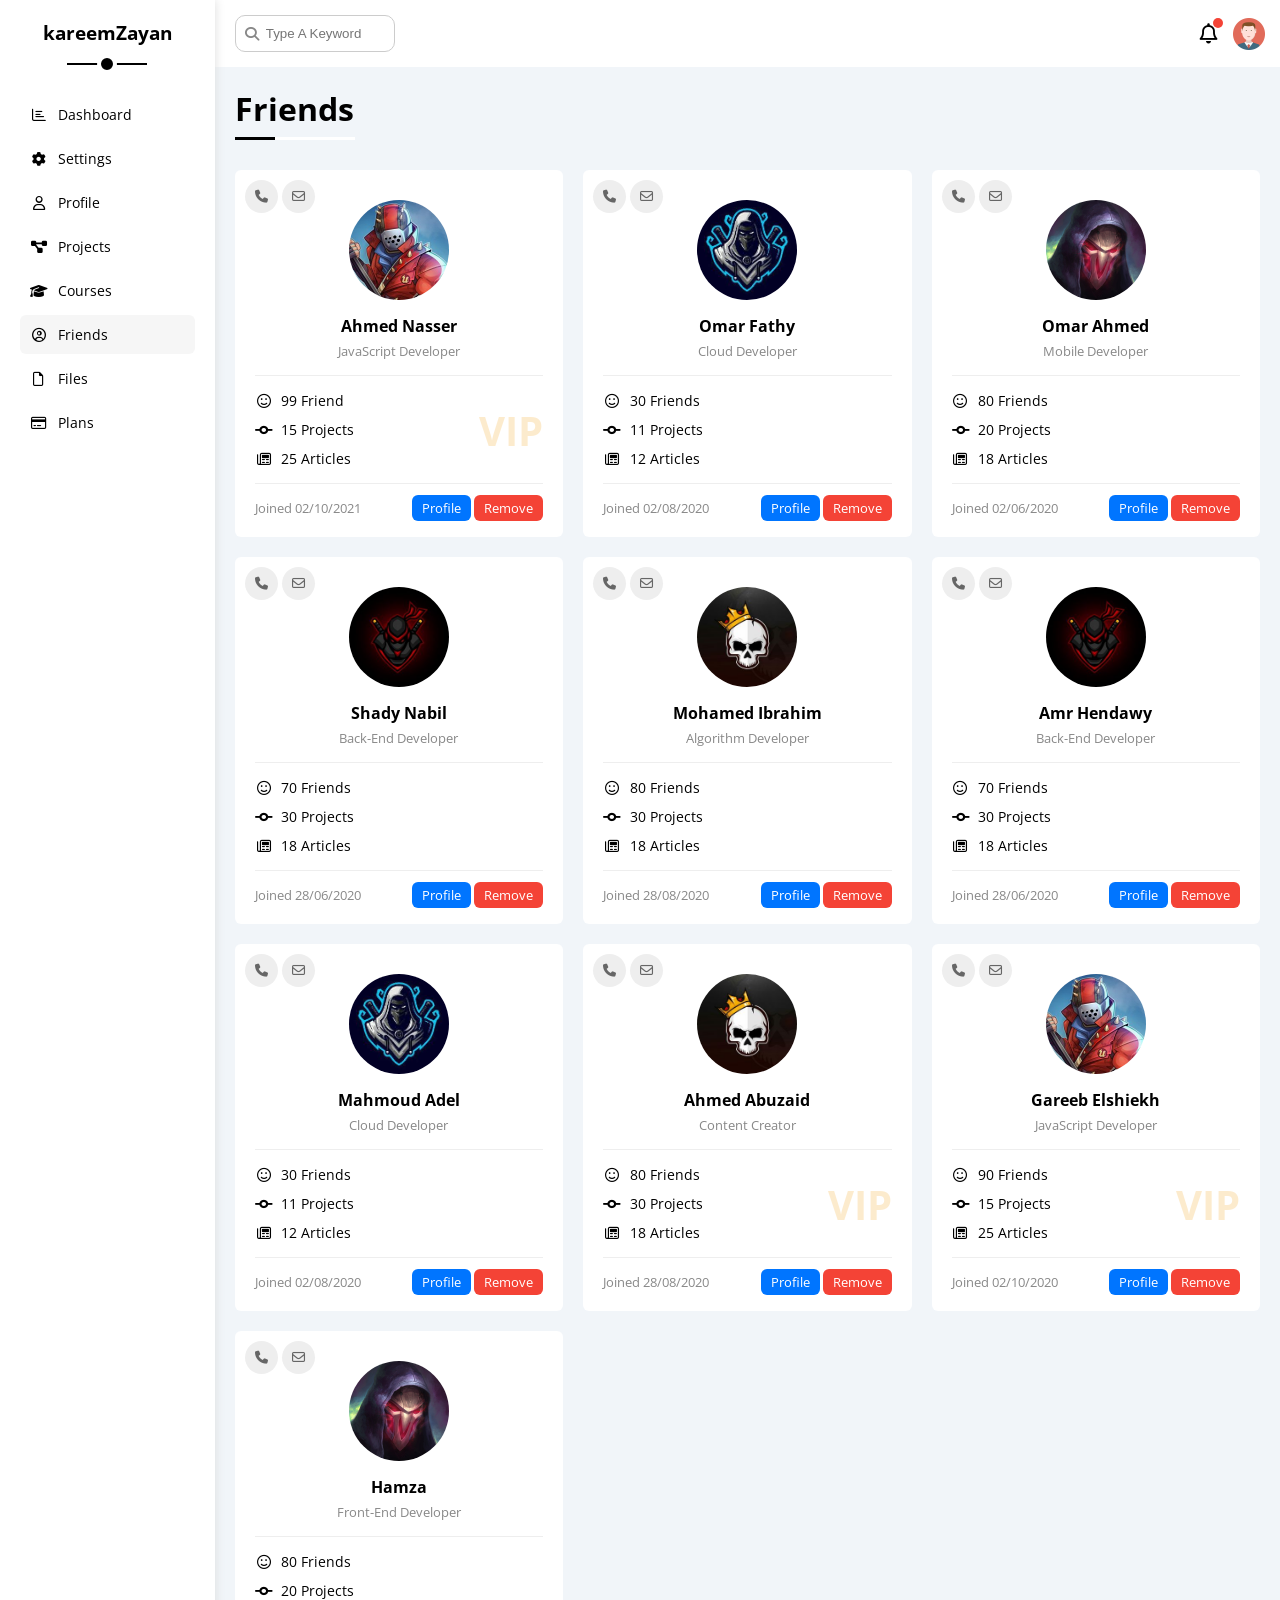
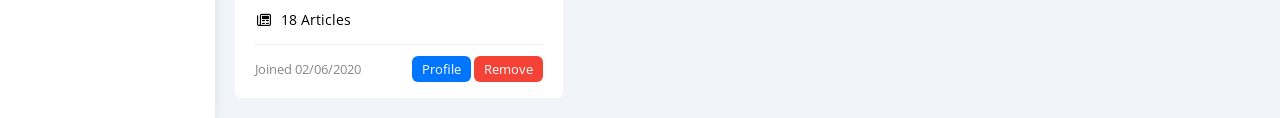
<file: friends.html>
<!DOCTYPE html>
<html lang="en">
  <head>
    <meta charset="UTF-8" />
    <meta http-equiv="X-UA-Compatible" content="IE=edge" />
    <meta name="viewport" content="width=device-width, initial-scale=1.0" />
    <title>Friends</title>
    <link rel="stylesheet" href="css/all.min.css" />
    <link rel="stylesheet" href="css/framework.css" />
    <link rel="stylesheet" href="css/master.css" />
    <!-- Google Fonts -->
    <link rel="preconnect" href="https://fonts.googleapis.com" />
    <link rel="preconnect" href="https://fonts.gstatic.com" crossorigin />
    <link
      href="https://fonts.googleapis.com/css2?family=Open+Sans:wght@300;400;500&display=swap"
      rel="stylesheet"
    />
  </head>
  <body>
    <div class="page d-flex">
      <div class="sidebar bg-white p-20 p-relative">
        <h3 class="p-relative txt-c mt-0">kareemZayan</h3>
        <ul>
          <li>
            <a
              class="d-flex align-center fs-14 c-black rad-6 p-10"
              href="index.html"
            >
              <i class="fa-regular fa-chart-bar fa-fw"></i>
              <span>Dashboard</span>
            </a>
          </li>
          <li>
            <a
              class="d-flex align-center fs-14 c-black rad-6 p-10"
              href="settings.html"
            >
              <i class="fa-solid fa-gear fa-fw"></i>
              <span>Settings</span>
            </a>
          </li>
          <li>
            <a
              class="d-flex align-center fs-14 c-black rad-6 p-10"
              href="profile.html"
            >
              <i class="fa-regular fa-user fa-fw"></i>
              <span>Profile</span>
            </a>
          </li>
          <li>
            <a
              class="d-flex align-center fs-14 c-black rad-6 p-10"
              href="projects.html"
            >
              <i class="fa-solid fa-diagram-project fa-fw"></i>
              <span>Projects</span>
            </a>
          </li>
          <li>
            <a
              class="d-flex align-center fs-14 c-black rad-6 p-10"
              href="courses.html"
            >
              <i class="fa-solid fa-graduation-cap fa-fw"></i>
              <span>Courses</span>
            </a>
          </li>
          <li>
            <a
              class="active d-flex align-center fs-14 c-black rad-6 p-10"
              href="friends.html"
            >
              <i class="fa-regular fa-circle-user fa-fw"></i>
              <span>Friends</span>
            </a>
          </li>
          <li>
            <a
              class="d-flex align-center fs-14 c-black rad-6 p-10"
              href="files.html"
            >
              <i class="fa-regular fa-file fa-fw"></i>
              <span>Files</span>
            </a>
          </li>
          <li>
            <a
              class="d-flex align-center fs-14 c-black rad-6 p-10"
              href="plans.html"
            >
              <i class="fa-regular fa-credit-card fa-fw"></i>
              <span>Plans</span>
            </a>
          </li>
        </ul>
      </div>
      <div class="content w-full">
        <!-- Start Head  -->
        <div class="head bg-white p-15 between-flex">
          <div class="search p-relative">
            <input class="p-10" type="search" placeholder="Type A Keyword" />
          </div>
          <div class="icons d-flex align-center">
            <span class="notification p-relative">
              <i class="fa-regular fa-bell fa-lg"></i>
            </span>
            <img src="imgs/avatar.png" alt="" />
          </div>
        </div>
        <!-- End Head  -->
        <h1 class="p-relative">Friends</h1>
        <div class="friends-page d-grid m-20 gap-20">
          <div class="friend bg-white rad-6 p-20 p-relative">
            <div class="contact">
              <i class="fa-solid fa-phone"></i>
              <i class="fa-regular fa-envelope"></i>
            </div>
            <div class="txt-c">
              <img
                class="rad-half mt-10 mb-10 w-100 h-100"
                src="imgs/friend-01.jpg"
                alt=""
              />
              <h4 class="m-0">Ahmed Nasser</h4>
              <p class="c-grey fs-13 mt-5 mb-0">JavaScript Developer</p>
            </div>
            <div class="icons fs-14 p-relative">
              <div class="mb-10">
                <i class="fa-regular fa-face-smile fa-fw"></i>
                <span>99 Friend</span>
              </div>
              <div class="mb-10">
                <i class="fa-solid fa-code-commit fa-fw"></i>
                <span>15 Projects</span>
              </div>
              <div>
                <i class="fa-regular fa-newspaper fa-fw"></i>
                <span>25 Articles</span>
              </div>
              <span class="vip fw-bold c-orange">VIP</span>
            </div>
            <div class="info between-flex fs-13">
              <span class="c-grey">Joined 02/10/2021</span>
              <div>
                <a class="bg-blue c-white btn-shape" href="profile.html"
                  >Profile</a
                >
                <a class="bg-red c-white btn-shape" href="#">Remove</a>
              </div>
            </div>
          </div>
          <div class="friend bg-white rad-6 p-20 p-relative">
            <div class="contact">
              <i class="fa-solid fa-phone"></i>
              <i class="fa-regular fa-envelope"></i>
            </div>
            <div class="txt-c">
              <img
                class="rad-half mt-10 mb-10 w-100 h-100"
                src="imgs/friend-02.jpg"
                alt=""
              />
              <h4 class="m-0">Omar Fathy</h4>
              <p class="c-grey fs-13 mt-5 mb-0">Cloud Developer</p>
            </div>
            <div class="icons fs-14 p-relative">
              <div class="mb-10">
                <i class="fa-regular fa-face-smile fa-fw"></i>
                <span>30 Friends</span>
              </div>
              <div class="mb-10">
                <i class="fa-solid fa-code-commit fa-fw"></i>
                <span>11 Projects</span>
              </div>
              <div>
                <i class="fa-regular fa-newspaper fa-fw"></i>
                <span>12 Articles</span>
              </div>
            </div>
            <div class="info between-flex fs-13">
              <span class="c-grey">Joined 02/08/2020</span>
              <div>
                <a class="bg-blue c-white btn-shape" href="profile.html"
                  >Profile</a
                >
                <a class="bg-red c-white btn-shape" href="#">Remove</a>
              </div>
            </div>
          </div>
          <div class="friend bg-white rad-6 p-20 p-relative">
            <div class="contact">
              <i class="fa-solid fa-phone"></i>
              <i class="fa-regular fa-envelope"></i>
            </div>
            <div class="txt-c">
              <img
                class="rad-half mt-10 mb-10 w-100 h-100"
                src="imgs/friend-03.jpg"
                alt=""
              />
              <h4 class="m-0">Omar Ahmed</h4>
              <p class="c-grey fs-13 mt-5 mb-0">Mobile Developer</p>
            </div>
            <div class="icons fs-14 p-relative">
              <div class="mb-10">
                <i class="fa-regular fa-face-smile fa-fw"></i>
                <span>80 Friends</span>
              </div>
              <div class="mb-10">
                <i class="fa-solid fa-code-commit fa-fw"></i>
                <span>20 Projects</span>
              </div>
              <div>
                <i class="fa-regular fa-newspaper fa-fw"></i>
                <span>18 Articles</span>
              </div>
            </div>
            <div class="info between-flex fs-13">
              <span class="c-grey">Joined 02/06/2020</span>
              <div>
                <a class="bg-blue c-white btn-shape" href="profile.html"
                  >Profile</a
                >
                <a class="bg-red c-white btn-shape" href="#">Remove</a>
              </div>
            </div>
          </div>
          <div class="friend bg-white rad-6 p-20 p-relative">
            <div class="contact">
              <i class="fa-solid fa-phone"></i>
              <i class="fa-regular fa-envelope"></i>
            </div>
            <div class="txt-c">
              <img
                class="rad-half mt-10 mb-10 w-100 h-100"
                src="imgs/friend-04.jpg"
                alt=""
              />
              <h4 class="m-0">Shady Nabil</h4>
              <p class="c-grey fs-13 mt-5 mb-0">Back-End Developer</p>
            </div>
            <div class="icons fs-14 p-relative">
              <div class="mb-10">
                <i class="fa-regular fa-face-smile fa-fw"></i>
                <span>70 Friends</span>
              </div>
              <div class="mb-10">
                <i class="fa-solid fa-code-commit fa-fw"></i>
                <span>30 Projects</span>
              </div>
              <div>
                <i class="fa-regular fa-newspaper fa-fw"></i>
                <span>18 Articles</span>
              </div>
            </div>
            <div class="info between-flex fs-13">
              <span class="c-grey">Joined 28/06/2020</span>
              <div>
                <a class="bg-blue c-white btn-shape" href="profile.html"
                  >Profile</a
                >
                <a class="bg-red c-white btn-shape" href="#">Remove</a>
              </div>
            </div>
          </div>
          <div class="friend bg-white rad-6 p-20 p-relative">
            <div class="contact">
              <i class="fa-solid fa-phone"></i>
              <i class="fa-regular fa-envelope"></i>
            </div>
            <div class="txt-c">
              <img
                class="rad-half mt-10 mb-10 w-100 h-100"
                src="imgs/friend-05.jpg"
                alt=""
              />
              <h4 class="m-0">Mohamed Ibrahim</h4>
              <p class="c-grey fs-13 mt-5 mb-0">Algorithm Developer</p>
            </div>
            <div class="icons fs-14 p-relative">
              <div class="mb-10">
                <i class="fa-regular fa-face-smile fa-fw"></i>
                <span>80 Friends</span>
              </div>
              <div class="mb-10">
                <i class="fa-solid fa-code-commit fa-fw"></i>
                <span>30 Projects</span>
              </div>
              <div>
                <i class="fa-regular fa-newspaper fa-fw"></i>
                <span>18 Articles</span>
              </div>
            </div>
            <div class="info between-flex fs-13">
              <span class="c-grey">Joined 28/08/2020</span>
              <div>
                <a class="bg-blue c-white btn-shape" href="profile.html"
                  >Profile</a
                >
                <a class="bg-red c-white btn-shape" href="#">Remove</a>
              </div>
            </div>
          </div>
          <div class="friend bg-white rad-6 p-20 p-relative">
            <div class="contact">
              <i class="fa-solid fa-phone"></i>
              <i class="fa-regular fa-envelope"></i>
            </div>
            <div class="txt-c">
              <img
                class="rad-half mt-10 mb-10 w-100 h-100"
                src="imgs/friend-04.jpg"
                alt=""
              />
              <h4 class="m-0">Amr Hendawy</h4>
              <p class="c-grey fs-13 mt-5 mb-0">Back-End Developer</p>
            </div>
            <div class="icons fs-14 p-relative">
              <div class="mb-10">
                <i class="fa-regular fa-face-smile fa-fw"></i>
                <span>70 Friends</span>
              </div>
              <div class="mb-10">
                <i class="fa-solid fa-code-commit fa-fw"></i>
                <span>30 Projects</span>
              </div>
              <div>
                <i class="fa-regular fa-newspaper fa-fw"></i>
                <span>18 Articles</span>
              </div>
            </div>
            <div class="info between-flex fs-13">
              <span class="c-grey">Joined 28/06/2020</span>
              <div>
                <a class="bg-blue c-white btn-shape" href="profile.html"
                  >Profile</a
                >
                <a class="bg-red c-white btn-shape" href="#">Remove</a>
              </div>
            </div>
          </div>
          <div class="friend bg-white rad-6 p-20 p-relative">
            <div class="contact">
              <i class="fa-solid fa-phone"></i>
              <i class="fa-regular fa-envelope"></i>
            </div>
            <div class="txt-c">
              <img
                class="rad-half mt-10 mb-10 w-100 h-100"
                src="imgs/friend-02.jpg"
                alt=""
              />
              <h4 class="m-0">Mahmoud Adel</h4>
              <p class="c-grey fs-13 mt-5 mb-0">Cloud Developer</p>
            </div>
            <div class="icons fs-14 p-relative">
              <div class="mb-10">
                <i class="fa-regular fa-face-smile fa-fw"></i>
                <span>30 Friends</span>
              </div>
              <div class="mb-10">
                <i class="fa-solid fa-code-commit fa-fw"></i>
                <span>11 Projects</span>
              </div>
              <div>
                <i class="fa-regular fa-newspaper fa-fw"></i>
                <span>12 Articles</span>
              </div>
            </div>
            <div class="info between-flex fs-13">
              <span class="c-grey">Joined 02/08/2020</span>
              <div>
                <a class="bg-blue c-white btn-shape" href="profile.html"
                  >Profile</a
                >
                <a class="bg-red c-white btn-shape" href="#">Remove</a>
              </div>
            </div>
          </div>
          <div class="friend bg-white rad-6 p-20 p-relative">
            <div class="contact">
              <i class="fa-solid fa-phone"></i>
              <i class="fa-regular fa-envelope"></i>
            </div>
            <div class="txt-c">
              <img
                class="rad-half mt-10 mb-10 w-100 h-100"
                src="imgs/friend-05.jpg"
                alt=""
              />
              <h4 class="m-0">Ahmed Abuzaid</h4>
              <p class="c-grey fs-13 mt-5 mb-0">Content Creator</p>
            </div>
            <div class="icons fs-14 p-relative">
              <div class="mb-10">
                <i class="fa-regular fa-face-smile fa-fw"></i>
                <span>80 Friends</span>
              </div>
              <div class="mb-10">
                <i class="fa-solid fa-code-commit fa-fw"></i>
                <span>30 Projects</span>
              </div>
              <div>
                <i class="fa-regular fa-newspaper fa-fw"></i>
                <span>18 Articles</span>
              </div>
              <span class="vip fw-bold c-orange">VIP</span>
            </div>
            <div class="info between-flex fs-13">
              <span class="c-grey">Joined 28/08/2020</span>
              <div>
                <a class="bg-blue c-white btn-shape" href="profile.html"
                  >Profile</a
                >
                <a class="bg-red c-white btn-shape" href="#">Remove</a>
              </div>
            </div>
          </div>
          <div class="friend bg-white rad-6 p-20 p-relative">
            <div class="contact">
              <i class="fa-solid fa-phone"></i>
              <i class="fa-regular fa-envelope"></i>
            </div>
            <div class="txt-c">
              <img
                class="rad-half mt-10 mb-10 w-100 h-100"
                src="imgs/friend-01.jpg"
                alt=""
              />
              <h4 class="m-0">Gareeb Elshiekh</h4>
              <p class="c-grey fs-13 mt-5 mb-0">JavaScript Developer</p>
            </div>
            <div class="icons fs-14 p-relative">
              <div class="mb-10">
                <i class="fa-regular fa-face-smile fa-fw"></i>
                <span>90 Friends</span>
              </div>
              <div class="mb-10">
                <i class="fa-solid fa-code-commit fa-fw"></i>
                <span>15 Projects</span>
              </div>
              <div>
                <i class="fa-regular fa-newspaper fa-fw"></i>
                <span>25 Articles</span>
              </div>
              <span class="vip fw-bold c-orange">VIP</span>
            </div>
            <div class="info between-flex fs-13">
              <span class="c-grey">Joined 02/10/2020</span>
              <div>
                <a class="bg-blue c-white btn-shape" href="profile.html"
                  >Profile</a
                >
                <a class="bg-red c-white btn-shape" href="#">Remove</a>
              </div>
            </div>
          </div>
          <div class="friend bg-white rad-6 p-20 p-relative">
            <div class="contact">
              <i class="fa-solid fa-phone"></i>
              <i class="fa-regular fa-envelope"></i>
            </div>
            <div class="txt-c">
              <img
                class="rad-half mt-10 mb-10 w-100 h-100"
                src="imgs/friend-03.jpg"
                alt=""
              />
              <h4 class="m-0">Hamza</h4>
              <p class="c-grey fs-13 mt-5 mb-0">Front-End Developer</p>
            </div>
            <div class="icons fs-14 p-relative">
              <div class="mb-10">
                <i class="fa-regular fa-face-smile fa-fw"></i>
                <span>80 Friends</span>
              </div>
              <div class="mb-10">
                <i class="fa-solid fa-code-commit fa-fw"></i>
                <span>20 Projects</span>
              </div>
              <div>
                <i class="fa-regular fa-newspaper fa-fw"></i>
                <span>18 Articles</span>
              </div>
            </div>
            <div class="info between-flex fs-13">
              <span class="c-grey">Joined 02/06/2020</span>
              <div>
                <a class="bg-blue c-white btn-shape" href="profile.html"
                  >Profile</a
                >
                <a class="bg-red c-white btn-shape" href="#">Remove</a>
              </div>
            </div>
          </div>
        </div>
      </div>
    </div>
  </body>
</html>
</file>
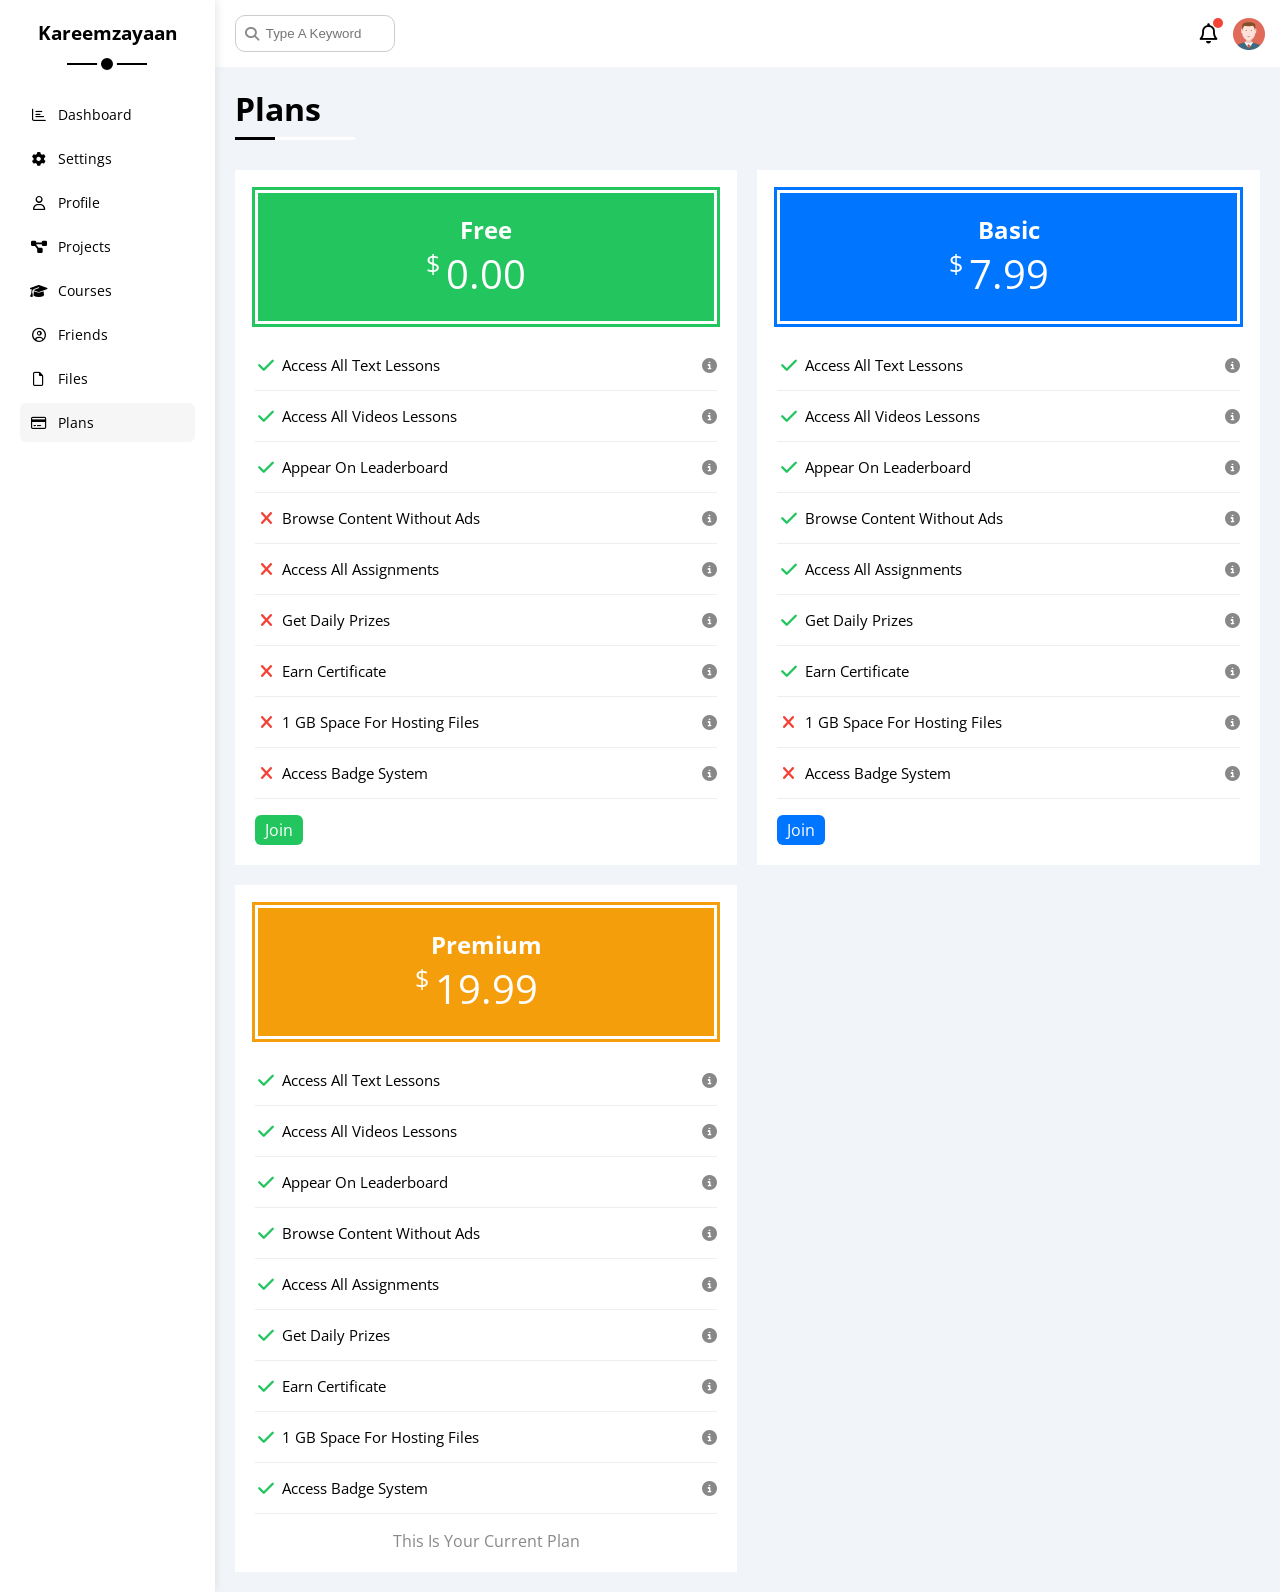
<file: plans.html>
<!DOCTYPE html>
<html lang="en">
  <head>
    <meta charset="UTF-8" />
    <meta http-equiv="X-UA-Compatible" content="IE=edge" />
    <meta name="viewport" content="width=device-width, initial-scale=1.0" />
    <title>Plans</title>
    <link rel="stylesheet" href="css/all.min.css" />
    <link rel="stylesheet" href="css/framework.css" />
    <link rel="stylesheet" href="css/master.css" />
    <!-- Google Fonts -->
    <link rel="preconnect" href="https://fonts.googleapis.com" />
    <link rel="preconnect" href="https://fonts.gstatic.com" crossorigin />
    <link
      href="https://fonts.googleapis.com/css2?family=Open+Sans:wght@300;400;500&display=swap"
      rel="stylesheet"
    />
  </head>
  <body>
    <div class="page d-flex">
      <div class="sidebar bg-white p-20 p-relative">
        <h3 class="p-relative txt-c mt-0">Kareemzayaan</h3>
        <ul>
          <li>
            <a
              class="d-flex align-center fs-14 c-black rad-6 p-10"
              href="index.html"
            >
              <i class="fa-regular fa-chart-bar fa-fw"></i>
              <span>Dashboard</span>
            </a>
          </li>
          <li>
            <a
              class="d-flex align-center fs-14 c-black rad-6 p-10"
              href="settings.html"
            >
              <i class="fa-solid fa-gear fa-fw"></i>
              <span>Settings</span>
            </a>
          </li>
          <li>
            <a
              class="d-flex align-center fs-14 c-black rad-6 p-10"
              href="profile.html"
            >
              <i class="fa-regular fa-user fa-fw"></i>
              <span>Profile</span>
            </a>
          </li>
          <li>
            <a
              class="d-flex align-center fs-14 c-black rad-6 p-10"
              href="projects.html"
            >
              <i class="fa-solid fa-diagram-project fa-fw"></i>
              <span>Projects</span>
            </a>
          </li>
          <li>
            <a
              class="d-flex align-center fs-14 c-black rad-6 p-10"
              href="courses.html"
            >
              <i class="fa-solid fa-graduation-cap fa-fw"></i>
              <span>Courses</span>
            </a>
          </li>
          <li>
            <a
              class="d-flex align-center fs-14 c-black rad-6 p-10"
              href="friends.html"
            >
              <i class="fa-regular fa-circle-user fa-fw"></i>
              <span>Friends</span>
            </a>
          </li>
          <li>
            <a
              class="d-flex align-center fs-14 c-black rad-6 p-10"
              href="files.html"
            >
              <i class="fa-regular fa-file fa-fw"></i>
              <span>Files</span>
            </a>
          </li>
          <li>
            <a
              class="active d-flex align-center fs-14 c-black rad-6 p-10"
              href="plans.html"
            >
              <i class="fa-regular fa-credit-card fa-fw"></i>
              <span>Plans</span>
            </a>
          </li>
        </ul>
      </div>
      <div class="content w-full">
        <!-- Start Head  -->
        <div class="head bg-white p-15 between-flex">
          <div class="search p-relative">
            <input class="p-10" type="search" placeholder="Type A Keyword" />
          </div>
          <div class="icons d-flex align-center">
            <span class="notification p-relative">
              <i class="fa-regular fa-bell fa-lg"></i>
            </span>
            <img src="imgs/avatar.png" alt="" />
          </div>
        </div>
        <!-- End Head  -->
        <h1 class="p-relative">Plans</h1>
        <div class="plans-page d-grid m-20 gap-20">
          <div class="plan green bg-white p-20">
            <div class="top bg-green txt-c p-20">
              <h2 class="m-0 c-white">Free</h2>
              <div class="price c-white"><span>$</span>0.00</div>
            </div>
            <ul>
              <li>
                <i class="fa-solid fa-check fa-fw yes"></i>
                <span>Access All Text Lessons</span>
                <i class="fa-solid fa-circle-info help"></i>
              </li>
              <li>
                <i class="fa-solid fa-check fa-fw yes"></i>
                <span>Access All Videos Lessons</span>
                <i class="fa-solid fa-circle-info help"></i>
              </li>
              <li>
                <i class="fa-solid fa-check fa-fw yes"></i>
                <span>Appear On Leaderboard</span>
                <i class="fa-solid fa-circle-info help"></i>
              </li>
              <li>
                <i class="fa-solid fa-xmark fa-fw"></i>
                <span>Browse Content Without Ads</span>
                <i class="fa-solid fa-circle-info help"></i>
              </li>
              <li>
                <i class="fa-solid fa-xmark fa-fw"></i>
                <span>Access All Assignments</span>
                <i class="fa-solid fa-circle-info help"></i>
              </li>
              <li>
                <i class="fa-solid fa-xmark fa-fw"></i>
                <span>Get Daily Prizes</span>
                <i class="fa-solid fa-circle-info help"></i>
              </li>
              <li>
                <i class="fa-solid fa-xmark fa-fw"></i>
                <span>Earn Certificate</span>
                <i class="fa-solid fa-circle-info help"></i>
              </li>
              <li>
                <i class="fa-solid fa-xmark fa-fw"></i>
                <span>1 GB Space For Hosting Files</span>
                <i class="fa-solid fa-circle-info help"></i>
              </li>
              <li>
                <i class="fa-solid fa-xmark fa-fw"></i>
                <span>Access Badge System</span>
                <i class="fa-solid fa-circle-info help"></i>
              </li>
            </ul>
            <a href="#" class="btn-shape bg-green c-white d-block w-fit"
              >Join</a
            >
          </div>
          <div class="plan blue bg-white p-20">
            <div class="top bg-blue txt-c p-20">
              <h2 class="m-0 c-white">Basic</h2>
              <div class="price c-white"><span>$</span>7.99</div>
            </div>
            <ul>
              <li>
                <i class="fa-solid fa-check fa-fw yes"></i>
                <span>Access All Text Lessons</span>
                <i class="fa-solid fa-circle-info help"></i>
              </li>
              <li>
                <i class="fa-solid fa-check fa-fw yes"></i>
                <span>Access All Videos Lessons</span>
                <i class="fa-solid fa-circle-info help"></i>
              </li>
              <li>
                <i class="fa-solid fa-check fa-fw yes"></i>
                <span>Appear On Leaderboard</span>
                <i class="fa-solid fa-circle-info help"></i>
              </li>
              <li>
                <i class="fa-solid fa-check fa-fw yes"></i>
                <span>Browse Content Without Ads</span>
                <i class="fa-solid fa-circle-info help"></i>
              </li>
              <li>
                <i class="fa-solid fa-check fa-fw yes"></i>
                <span>Access All Assignments</span>
                <i class="fa-solid fa-circle-info help"></i>
              </li>
              <li>
                <i class="fa-solid fa-check fa-fw yes"></i>
                <span>Get Daily Prizes</span>
                <i class="fa-solid fa-circle-info help"></i>
              </li>
              <li>
                <i class="fa-solid fa-check fa-fw yes"></i>
                <span>Earn Certificate</span>
                <i class="fa-solid fa-circle-info help"></i>
              </li>
              <li>
                <i class="fa-solid fa-xmark fa-fw"></i>
                <span>1 GB Space For Hosting Files</span>
                <i class="fa-solid fa-circle-info help"></i>
              </li>
              <li>
                <i class="fa-solid fa-xmark fa-fw"></i>
                <span>Access Badge System</span>
                <i class="fa-solid fa-circle-info help"></i>
              </li>
            </ul>
            <a href="#" class="btn-shape bg-blue c-white d-block w-fit">Join</a>
          </div>
          <div class="plan orange bg-white p-20">
            <div class="top bg-orange txt-c p-20">
              <h2 class="m-0 c-white">Premium</h2>
              <div class="price c-white"><span>$</span>19.99</div>
            </div>
            <ul>
              <li>
                <i class="fa-solid fa-check fa-fw yes"></i>
                <span>Access All Text Lessons</span>
                <i class="fa-solid fa-circle-info help"></i>
              </li>
              <li>
                <i class="fa-solid fa-check fa-fw yes"></i>
                <span>Access All Videos Lessons</span>
                <i class="fa-solid fa-circle-info help"></i>
              </li>
              <li>
                <i class="fa-solid fa-check fa-fw yes"></i>
                <span>Appear On Leaderboard</span>
                <i class="fa-solid fa-circle-info help"></i>
              </li>
              <li>
                <i class="fa-solid fa-check fa-fw yes"></i>
                <span>Browse Content Without Ads</span>
                <i class="fa-solid fa-circle-info help"></i>
              </li>
              <li>
                <i class="fa-solid fa-check fa-fw yes"></i>
                <span>Access All Assignments</span>
                <i class="fa-solid fa-circle-info help"></i>
              </li>
              <li>
                <i class="fa-solid fa-check fa-fw yes"></i>
                <span>Get Daily Prizes</span>
                <i class="fa-solid fa-circle-info help"></i>
              </li>
              <li>
                <i class="fa-solid fa-check fa-fw yes"></i>
                <span>Earn Certificate</span>
                <i class="fa-solid fa-circle-info help"></i>
              </li>
              <li>
                <i class="fa-solid fa-check fa-fw yes"></i>
                <span>1 GB Space For Hosting Files</span>
                <i class="fa-solid fa-circle-info help"></i>
              </li>
              <li>
                <i class="fa-solid fa-check fa-fw yes"></i>
                <span>Access Badge System</span>
                <i class="fa-solid fa-circle-info help"></i>
              </li>
            </ul>
            <p class="c-grey m-0 txt-c">This Is Your Current Plan</p>
          </div>
        </div>
      </div>
    </div>
  </body>
</html>
</file>
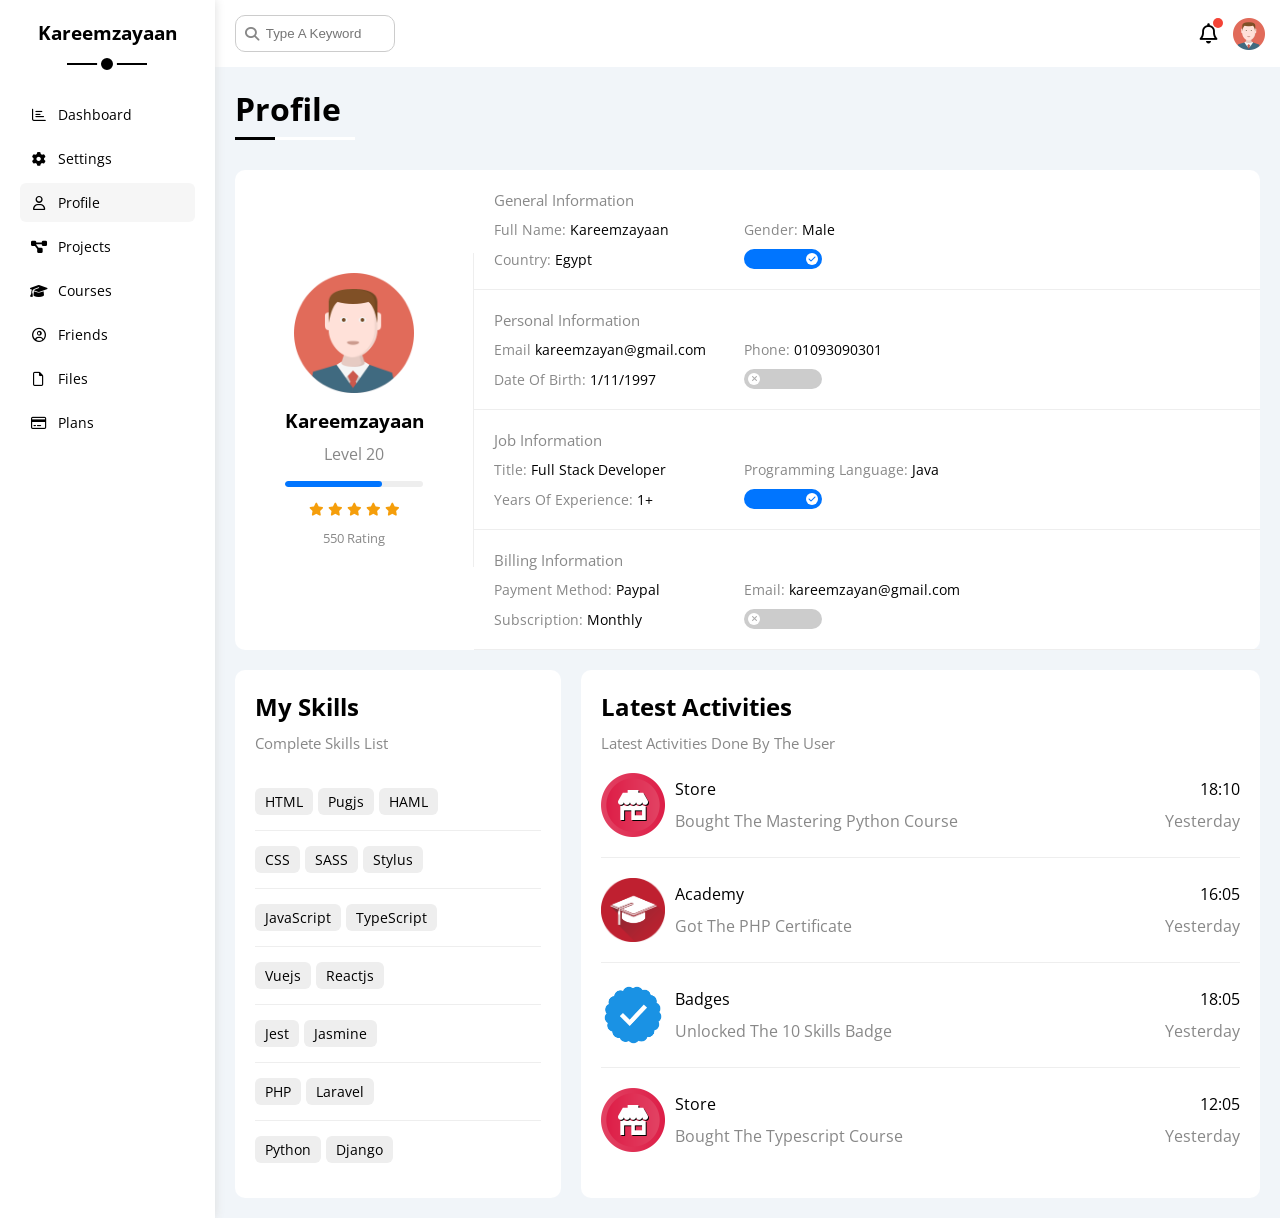
<file: profile.html>
<!DOCTYPE html>
<html lang="en">
  <head>
    <meta charset="UTF-8" />
    <meta http-equiv="X-UA-Compatible" content="IE=edge" />
    <meta name="viewport" content="width=device-width, initial-scale=1.0" />
    <title>Profile</title>
    <link rel="stylesheet" href="css/all.min.css" />
    <link rel="stylesheet" href="css/framework.css" />
    <link rel="stylesheet" href="css/master.css" />
    <!-- Google Fonts -->
    <link rel="preconnect" href="https://fonts.googleapis.com" />
    <link rel="preconnect" href="https://fonts.gstatic.com" crossorigin />
    <link
      href="https://fonts.googleapis.com/css2?family=Open+Sans:wght@300;400;500&display=swap"
      rel="stylesheet"
    />
  </head>
  <body>
    <div class="page d-flex">
      <div class="sidebar bg-white p-20 p-relative">
        <h3 class="p-relative txt-c mt-0">Kareemzayaan</h3>
        <ul>
          <li>
            <a
              class="d-flex align-center fs-14 c-black rad-6 p-10"
              href="index.html"
            >
              <i class="fa-regular fa-chart-bar fa-fw"></i>
              <span>Dashboard</span>
            </a>
          </li>
          <li>
            <a
              class="d-flex align-center fs-14 c-black rad-6 p-10"
              href="settings.html"
            >
              <i class="fa-solid fa-gear fa-fw"></i>
              <span>Settings</span>
            </a>
          </li>
          <li>
            <a
              class="active d-flex align-center fs-14 c-black rad-6 p-10"
              href="profile.html"
            >
              <i class="fa-regular fa-user fa-fw"></i>
              <span>Profile</span>
            </a>
          </li>
          <li>
            <a
              class="d-flex align-center fs-14 c-black rad-6 p-10"
              href="projects.html"
            >
              <i class="fa-solid fa-diagram-project fa-fw"></i>
              <span>Projects</span>
            </a>
          </li>
          <li>
            <a
              class="d-flex align-center fs-14 c-black rad-6 p-10"
              href="courses.html"
            >
              <i class="fa-solid fa-graduation-cap fa-fw"></i>
              <span>Courses</span>
            </a>
          </li>
          <li>
            <a
              class="d-flex align-center fs-14 c-black rad-6 p-10"
              href="friends.html"
            >
              <i class="fa-regular fa-circle-user fa-fw"></i>
              <span>Friends</span>
            </a>
          </li>
          <li>
            <a
              class="d-flex align-center fs-14 c-black rad-6 p-10"
              href="files.html"
            >
              <i class="fa-regular fa-file fa-fw"></i>
              <span>Files</span>
            </a>
          </li>
          <li>
            <a
              class="d-flex align-center fs-14 c-black rad-6 p-10"
              href="plans.html"
            >
              <i class="fa-regular fa-credit-card fa-fw"></i>
              <span>Plans</span>
            </a>
          </li>
        </ul>
      </div>
      <div class="content w-full">
        <!-- Start Head  -->
        <div class="head bg-white p-15 between-flex">
          <div class="search p-relative">
            <input class="p-10" type="search" placeholder="Type A Keyword" />
          </div>
          <div class="icons d-flex align-center">
            <span class="notification p-relative">
              <i class="fa-regular fa-bell fa-lg"></i>
            </span>
            <img src="imgs/avatar.png" alt="" />
          </div>
        </div>
        <!-- End Head  -->
        <h1 class="p-relative">Profile</h1>
        <div class="profile-page m-20">
          <!-- Start Overview -->
          <div class="overview bg-white rad-10 d-flex align-center">
            <div class="avatar-box txt-c p-20">
              <img class="-half mb-10" src="imgs/avatar.png" alt="" />
              <h3 class="m-0">Kareemzayaan</h3>
              <p class="c-grey mt-10">Level 20</p>
              <div class="level rad-6 bg-eee p-relative">
                <span style="width: 70%"></span>
              </div>
              <div class="rating mt-10 mb-10">
                <i class="fa-solid fa-star c-orange fs-13"></i>
                <i class="fa-solid fa-star c-orange fs-13"></i>
                <i class="fa-solid fa-star c-orange fs-13"></i>
                <i class="fa-solid fa-star c-orange fs-13"></i>
                <i class="fa-solid fa-star c-orange fs-13"></i>
              </div>
              <p class="c-grey m-0 fs-13">550 Rating</p>
            </div>
            <div class="info-box w-full txt-c-mobile">
              <!-- Start Information Row -->
              <div class="box p-20 d-flex align-center">
                <h4 class="c-grey fs-15 m-0 w-full">General Information</h4>
                <div class="fs-14">
                  <span class="c-grey">Full Name:</span>
                  <span>Kareemzayaan</span>
                </div>
                <div class="fs-14">
                  <span class="c-grey">Gender:</span>
                  <span>Male</span>
                </div>
                <div class="fs-14">
                  <span class="c-grey">Country:</span>
                  <span>Egypt</span>
                </div>
                <div class="fs-14">
                  <label>
                    <input class="toggle-checkbox" type="checkbox" checked />
                    <div class="toggle-switch"></div>
                  </label>
                </div>
              </div>
              <!-- End Information Row -->
              <!-- Start Information Row -->
              <div class="box p-20 d-flex align-center">
                <h4 class="c-grey fs-15 m-0 w-full">Personal Information</h4>
                <div class="fs-14">
                  <span class="c-grey">Email </span>
                  <span>kareemzayan@gmail.com</span>
                </div>
                <div class="fs-14">
                  <span class="c-grey">Phone: </span>
                  <span>01093090301</span>
                </div>
                <div class="fs-14">
                  <span class="c-grey">Date Of Birth:</span>
                  <span>1/11/1997</span>
                </div>
                <div class="fs-14">
                  <label>
                    <input class="toggle-checkbox" type="checkbox" />
                    <div class="toggle-switch"></div>
                  </label>
                </div>
              </div>
              <!-- End Information Row -->
              <!-- Start Information Row -->
              <div class="box p-20 d-flex align-center">
                <h4 class="c-grey fs-15 m-0 w-full">Job Information</h4>
                <div class="fs-14">
                  <span class="c-grey">Title:</span>
                  <span> Full Stack Developer</span>
                </div>
                <div class="fs-14">
                  <span class="c-grey">Programming Language: </span>
                  <span>Java</span>
                </div>
                <div class="fs-14">
                  <span class="c-grey">Years Of Experience:</span>
                  <span>1+</span>
                </div>
                <div class="fs-14">
                  <label>
                    <input class="toggle-checkbox" type="checkbox" checked />
                    <div class="toggle-switch"></div>
                  </label>
                </div>
              </div>
              <!-- End Information Row -->
              <!-- Start Information Row -->
              <div class="box p-20 d-flex align-center">
                <h4 class="c-grey fs-15 m-0 w-full">Billing Information</h4>
                <div class="fs-14">
                  <span class="c-grey">Payment Method:</span>
                  <span>Paypal</span>
                </div>
                <div class="fs-14">
                  <span class="c-grey">Email:</span>
                  <span>kareemzayan@gmail.com</span>
                </div>
                <div class="fs-14">
                  <span class="c-grey">Subscription:</span>
                  <span>Monthly</span>
                </div>
                <div class="fs-14">
                  <label>
                    <input class="toggle-checkbox" type="checkbox" />
                    <div class="toggle-switch"></div>
                  </label>
                </div>
              </div>
              <!-- End Information Row -->
            </div>
          </div>
          <!-- Start Overview -->
          <!-- Start Other Data -->
          <div class="other-data d-flex gap-20">
            <div class="skills-card p-20 bg-white rad-10 mt-20">
              <h2 class="mt-0 mb-10">My Skills</h2>
              <p class="mt-0 mb-20 c-grey fs-15">Complete Skills List</p>
              <ul class="m-0 txt-c-mobile">
                <li><span>HTML</span><span>Pugjs</span><span>HAML</span></li>
                <li><span>CSS</span><span>SASS</span><span>Stylus</span></li>
                <li><span>JavaScript</span><span>TypeScript</span></li>
                <li><span>Vuejs</span><span>Reactjs</span></li>
                <li><span>Jest</span><span>Jasmine</span></li>
                <li><span>PHP</span><span>Laravel</span></li>
                <li><span>Python</span><span>Django</span></li>
              </ul>
            </div>
            <div class="activities p-20 bg-white rad-10 mt-20">
              <h2 class="mt-0 mb-10">Latest Activities</h2>
              <p class="mt-0 mb-20 c-grey fs-15">
                Latest Activities Done By The User
              </p>
              <div class="activity d-flex align-center txt-c-mobile">
                <img src="imgs/activity-01.png" alt="" />
                <div class="info">
                  <span class="d-block mb-10">Store</span>
                  <span class="c-grey">Bought The Mastering Python Course</span>
                </div>
                <div class="date">
                  <span class="d-block mb-10">18:10</span>
                  <span class="c-grey">Yesterday</span>
                </div>
              </div>
              <div class="activity d-flex align-center txt-c-mobile">
                <img src="imgs/activity-02.png" alt="" />
                <div class="info">
                  <span class="d-block mb-10">Academy</span>
                  <span class="c-grey">Got The PHP Certificate</span>
                </div>
                <div class="date">
                  <span class="d-block mb-10">16:05</span>
                  <span class="c-grey">Yesterday</span>
                </div>
              </div>
              <div class="activity d-flex align-center txt-c-mobile">
                <img src="imgs/activity-03.png" alt="" />
                <div class="info">
                  <span class="d-block mb-10">Badges</span>
                  <span class="c-grey">Unlocked The 10 Skills Badge</span>
                </div>
                <div class="date">
                  <span class="d-block mb-10">18:05</span>
                  <span class="c-grey">Yesterday</span>
                </div>
              </div>
              <div class="activity d-flex align-center txt-c-mobile">
                <img src="imgs/activity-01.png" alt="" />
                <div class="info">
                  <span class="d-block mb-10">Store</span>
                  <span class="c-grey">Bought The Typescript Course</span>
                </div>
                <div class="date">
                  <span class="d-block mb-10">12:05</span>
                  <span class="c-grey">Yesterday</span>
                </div>
              </div>
            </div>
          </div>
          <!-- End Other Data -->
        </div>
      </div>
    </div>
  </body>
</html>
</file>
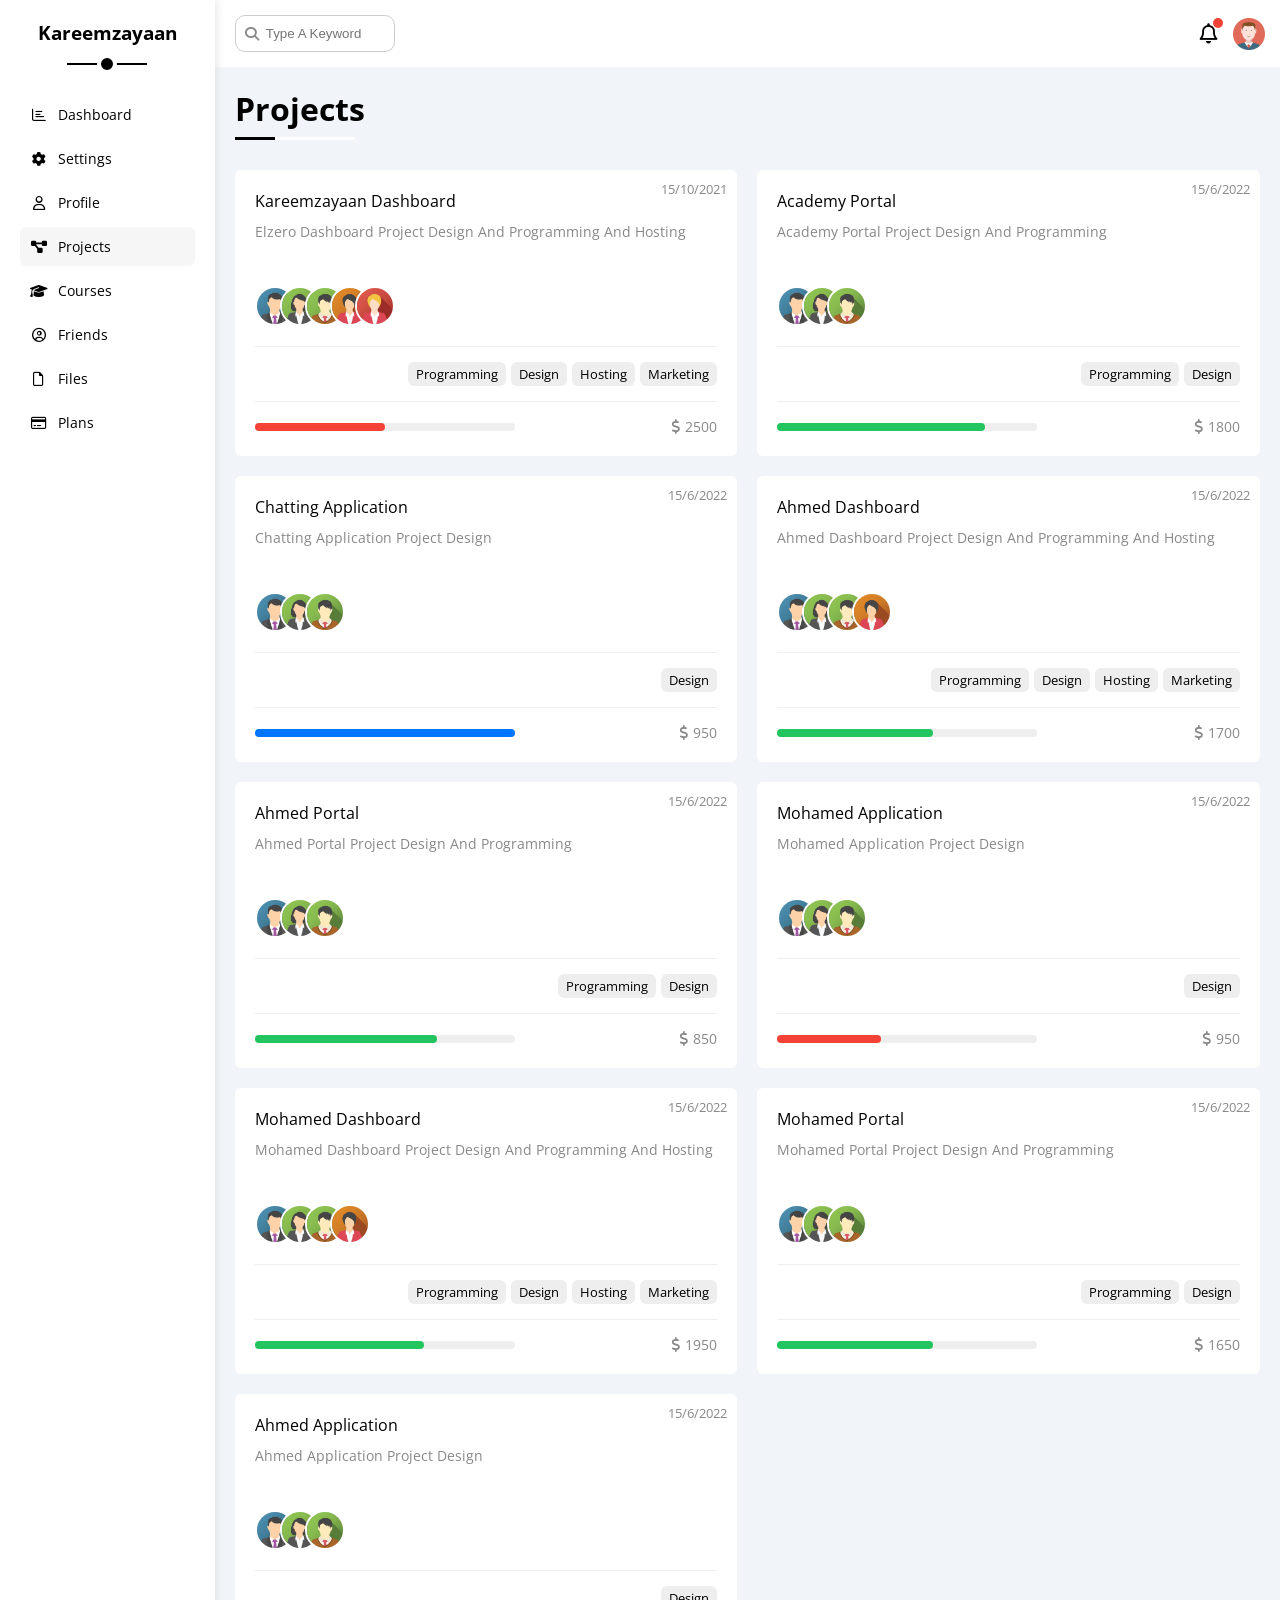
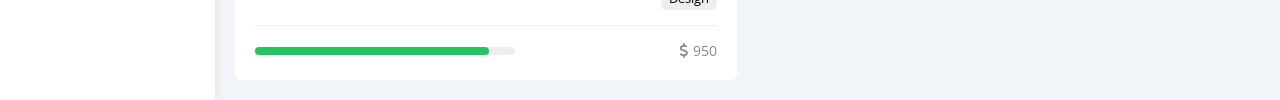
<file: projects.html>
<!DOCTYPE html>
<html lang="en">
  <head>
    <meta charset="UTF-8" />
    <meta http-equiv="X-UA-Compatible" content="IE=edge" />
    <meta name="viewport" content="width=device-width, initial-scale=1.0" />
    <title>Projects</title>
    <link rel="stylesheet" href="css/all.min.css" />
    <link rel="stylesheet" href="css/framework.css" />
    <link rel="stylesheet" href="css/master.css" />
    <!-- Google Fonts -->
    <link rel="preconnect" href="https://fonts.googleapis.com" />
    <link rel="preconnect" href="https://fonts.gstatic.com" crossorigin />
    <link
      href="https://fonts.googleapis.com/css2?family=Open+Sans:wght@300;400;500&display=swap"
      rel="stylesheet"
    />
  </head>
  <body>
    <div class="page d-flex">
      <div class="sidebar bg-white p-20 p-relative">
        <h3 class="p-relative txt-c mt-0">Kareemzayaan</h3>
        <ul>
          <li>
            <a
              class="d-flex align-center fs-14 c-black rad-6 p-10"
              href="index.html"
            >
              <i class="fa-regular fa-chart-bar fa-fw"></i>
              <span>Dashboard</span>
            </a>
          </li>
          <li>
            <a
              class="d-flex align-center fs-14 c-black rad-6 p-10"
              href="settings.html"
            >
              <i class="fa-solid fa-gear fa-fw"></i>
              <span>Settings</span>
            </a>
          </li>
          <li>
            <a
              class="d-flex align-center fs-14 c-black rad-6 p-10"
              href="profile.html"
            >
              <i class="fa-regular fa-user fa-fw"></i>
              <span>Profile</span>
            </a>
          </li>
          <li>
            <a
              class="active d-flex align-center fs-14 c-black rad-6 p-10"
              href="projects.html"
            >
              <i class="fa-solid fa-diagram-project fa-fw"></i>
              <span>Projects</span>
            </a>
          </li>
          <li>
            <a
              class="d-flex align-center fs-14 c-black rad-6 p-10"
              href="courses.html"
            >
              <i class="fa-solid fa-graduation-cap fa-fw"></i>
              <span>Courses</span>
            </a>
          </li>
          <li>
            <a
              class="d-flex align-center fs-14 c-black rad-6 p-10"
              href="friends.html"
            >
              <i class="fa-regular fa-circle-user fa-fw"></i>
              <span>Friends</span>
            </a>
          </li>
          <li>
            <a
              class="d-flex align-center fs-14 c-black rad-6 p-10"
              href="files.html"
            >
              <i class="fa-regular fa-file fa-fw"></i>
              <span>Files</span>
            </a>
          </li>
          <li>
            <a
              class="d-flex align-center fs-14 c-black rad-6 p-10"
              href="plans.html"
            >
              <i class="fa-regular fa-credit-card fa-fw"></i>
              <span>Plans</span>
            </a>
          </li>
        </ul>
      </div>
      <div class="content w-full">
        <!-- Start Head  -->
        <div class="head bg-white p-15 between-flex">
          <div class="search p-relative">
            <input class="p-10" type="search" placeholder="Type A Keyword" />
          </div>
          <div class="icons d-flex align-center">
            <span class="notification p-relative">
              <i class="fa-regular fa-bell fa-lg"></i>
            </span>
            <img src="imgs/avatar.png" alt="" />
          </div>
        </div>
        <!-- End Head  -->
        <h1 class="p-relative">Projects</h1>
        <div class="projects-page d-grid m-20 gap-20">
          <div class="project bg-white p-20 rad-6 p-relative">
            <span class="date fs-13 c-grey">15/10/2021</span>
            <h4 class="m-0">Kareemzayaan Dashboard</h4>
            <p class="c-grey mt-10 mb-10 fs-14">
              Elzero Dashboard Project Design And Programming And Hosting
            </p>
            <div class="team">
              <a href="#"><img src="imgs/team-01.png" alt="" /></a>
              <a href="#"><img src="imgs/team-02.png" alt="" /></a>
              <a href="#"><img src="imgs/team-03.png" alt="" /></a>
              <a href="#"><img src="imgs/team-04.png" alt="" /></a>
              <a href="#"><img src="imgs/team-05.png" alt="" /></a>
            </div>
            <div class="do d-flex">
              <span class="fs-13 rad-6 bg-eee">Programming</span>
              <span class="fs-13 rad-6 bg-eee">Design</span>
              <span class="fs-13 rad-6 bg-eee">Hosting</span>
              <span class="fs-13 rad-6 bg-eee">Marketing</span>
            </div>
            <div class="info between-flex">
              <div class="prog bg-eee">
                <span class="bg-red" style="width: 50%"></span>
              </div>
              <div class="fs-14 c-grey">
                <i class="fa-solid fa-dollar-sign"></i>
                2500
              </div>
            </div>
          </div>
          <div class="project bg-white p-20 rad-6 p-relative">
            <span class="date fs-13 c-grey">15/6/2022</span>
            <h4 class="m-0">Academy Portal</h4>
            <p class="c-grey mt-10 mb-10 fs-14">
              Academy Portal Project Design And Programming
            </p>
            <div class="team">
              <a href="#"><img src="imgs/team-01.png" alt="" /></a>
              <a href="#"><img src="imgs/team-02.png" alt="" /></a>
              <a href="#"><img src="imgs/team-03.png" alt="" /></a>
            </div>
            <div class="do d-flex">
              <span class="fs-13 rad-6 bg-eee">Programming</span>
              <span class="fs-13 rad-6 bg-eee">Design</span>
            </div>
            <div class="info between-flex">
              <div class="prog bg-eee">
                <span class="bg-green" style="width: 80%"></span>
              </div>
              <div class="fs-14 c-grey">
                <i class="fa-solid fa-dollar-sign"></i>
                1800
              </div>
            </div>
          </div>
          <div class="project bg-white p-20 rad-6 p-relative">
            <span class="date fs-13 c-grey">15/6/2022</span>
            <h4 class="m-0">Chatting Application</h4>
            <p class="c-grey mt-10 mb-10 fs-14">
              Chatting Application Project Design
            </p>
            <div class="team">
              <a href="#"><img src="imgs/team-01.png" alt="" /></a>
              <a href="#"><img src="imgs/team-02.png" alt="" /></a>
              <a href="#"><img src="imgs/team-03.png" alt="" /></a>
            </div>
            <div class="do d-flex">
              <span class="fs-13 rad-6 bg-eee">Design</span>
            </div>
            <div class="info between-flex">
              <div class="prog bg-eee">
                <span class="bg-blue" style="width: 100%"></span>
              </div>
              <div class="fs-14 c-grey">
                <i class="fa-solid fa-dollar-sign"></i>
                950
              </div>
            </div>
          </div>
          <div class="project bg-white p-20 rad-6 p-relative">
            <span class="date fs-13 c-grey">15/6/2022</span>
            <h4 class="m-0">Ahmed Dashboard</h4>
            <p class="c-grey mt-10 mb-10 fs-14">
              Ahmed Dashboard Project Design And Programming And Hosting
            </p>
            <div class="team">
              <a href="#"><img src="imgs/team-01.png" alt="" /></a>
              <a href="#"><img src="imgs/team-02.png" alt="" /></a>
              <a href="#"><img src="imgs/team-03.png" alt="" /></a>
              <a href="#"><img src="imgs/team-04.png" alt="" /></a>
            </div>
            <div class="do d-flex">
              <span class="fs-13 rad-6 bg-eee">Programming</span>
              <span class="fs-13 rad-6 bg-eee">Design</span>
              <span class="fs-13 rad-6 bg-eee">Hosting</span>
              <span class="fs-13 rad-6 bg-eee">Marketing</span>
            </div>
            <div class="info between-flex">
              <div class="prog bg-eee">
                <span class="bg-green" style="width: 60%"></span>
              </div>
              <div class="fs-14 c-grey">
                <i class="fa-solid fa-dollar-sign"></i>
                1700
              </div>
            </div>
          </div>
          <div class="project bg-white p-20 rad-6 p-relative">
            <span class="date fs-13 c-grey">15/6/2022</span>
            <h4 class="m-0">Ahmed Portal</h4>
            <p class="c-grey mt-10 mb-10 fs-14">
              Ahmed Portal Project Design And Programming
            </p>
            <div class="team">
              <a href="#"><img src="imgs/team-01.png" alt="" /></a>
              <a href="#"><img src="imgs/team-02.png" alt="" /></a>
              <a href="#"><img src="imgs/team-03.png" alt="" /></a>
            </div>
            <div class="do d-flex">
              <span class="fs-13 rad-6 bg-eee">Programming</span>
              <span class="fs-13 rad-6 bg-eee">Design</span>
            </div>
            <div class="info between-flex">
              <div class="prog bg-eee">
                <span class="bg-green" style="width: 70%"></span>
              </div>
              <div class="fs-14 c-grey">
                <i class="fa-solid fa-dollar-sign"></i>
                850
              </div>
            </div>
          </div>
          <div class="project bg-white p-20 rad-6 p-relative">
            <span class="date fs-13 c-grey">15/6/2022</span>
            <h4 class="m-0">Mohamed Application</h4>
            <p class="c-grey mt-10 mb-10 fs-14">
              Mohamed Application Project Design
            </p>
            <div class="team">
              <a href="#"><img src="imgs/team-01.png" alt="" /></a>
              <a href="#"><img src="imgs/team-02.png" alt="" /></a>
              <a href="#"><img src="imgs/team-03.png" alt="" /></a>
            </div>
            <div class="do d-flex">
              <span class="fs-13 rad-6 bg-eee">Design</span>
            </div>
            <div class="info between-flex">
              <div class="prog bg-eee">
                <span class="bg-red" style="width: 40%"></span>
              </div>
              <div class="fs-14 c-grey">
                <i class="fa-solid fa-dollar-sign"></i>
                950
              </div>
            </div>
          </div>
          <div class="project bg-white p-20 rad-6 p-relative">
            <span class="date fs-13 c-grey">15/6/2022</span>
            <h4 class="m-0">Mohamed Dashboard</h4>
            <p class="c-grey mt-10 mb-10 fs-14">
              Mohamed Dashboard Project Design And Programming And Hosting
            </p>
            <div class="team">
              <a href="#"><img src="imgs/team-01.png" alt="" /></a>
              <a href="#"><img src="imgs/team-02.png" alt="" /></a>
              <a href="#"><img src="imgs/team-03.png" alt="" /></a>
              <a href="#"><img src="imgs/team-04.png" alt="" /></a>
            </div>
            <div class="do d-flex">
              <span class="fs-13 rad-6 bg-eee">Programming</span>
              <span class="fs-13 rad-6 bg-eee">Design</span>
              <span class="fs-13 rad-6 bg-eee">Hosting</span>
              <span class="fs-13 rad-6 bg-eee">Marketing</span>
            </div>
            <div class="info between-flex">
              <div class="prog bg-eee">
                <span class="bg-green" style="width: 65%"></span>
              </div>
              <div class="fs-14 c-grey">
                <i class="fa-solid fa-dollar-sign"></i>
                1950
              </div>
            </div>
          </div>
          <div class="project bg-white p-20 rad-6 p-relative">
            <span class="date fs-13 c-grey">15/6/2022</span>
            <h4 class="m-0">Mohamed Portal</h4>
            <p class="c-grey mt-10 mb-10 fs-14">
              Mohamed Portal Project Design And Programming
            </p>
            <div class="team">
              <a href="#"><img src="imgs/team-01.png" alt="" /></a>
              <a href="#"><img src="imgs/team-02.png" alt="" /></a>
              <a href="#"><img src="imgs/team-03.png" alt="" /></a>
            </div>
            <div class="do d-flex">
              <span class="fs-13 rad-6 bg-eee">Programming</span>
              <span class="fs-13 rad-6 bg-eee">Design</span>
            </div>
            <div class="info between-flex">
              <div class="prog bg-eee">
                <span class="bg-green" style="width: 60%"></span>
              </div>
              <div class="fs-14 c-grey">
                <i class="fa-solid fa-dollar-sign"></i>
                1650
              </div>
            </div>
          </div>
          <div class="project bg-white p-20 rad-6 p-relative">
            <span class="date fs-13 c-grey">15/6/2022</span>
            <h4 class="m-0">Ahmed Application</h4>
            <p class="c-grey mt-10 mb-10 fs-14">
              Ahmed Application Project Design
            </p>
            <div class="team">
              <a href="#"><img src="imgs/team-01.png" alt="" /></a>
              <a href="#"><img src="imgs/team-02.png" alt="" /></a>
              <a href="#"><img src="imgs/team-03.png" alt="" /></a>
            </div>
            <div class="do d-flex">
              <span class="fs-13 rad-6 bg-eee">Design</span>
            </div>
            <div class="info between-flex">
              <div class="prog bg-eee">
                <span class="bg-green" style="width: 90%"></span>
              </div>
              <div class="fs-14 c-grey">
                <i class="fa-solid fa-dollar-sign"></i>
                950
              </div>
            </div>
          </div>
        </div>
      </div>
    </div>
  </body>
</html>
</file>
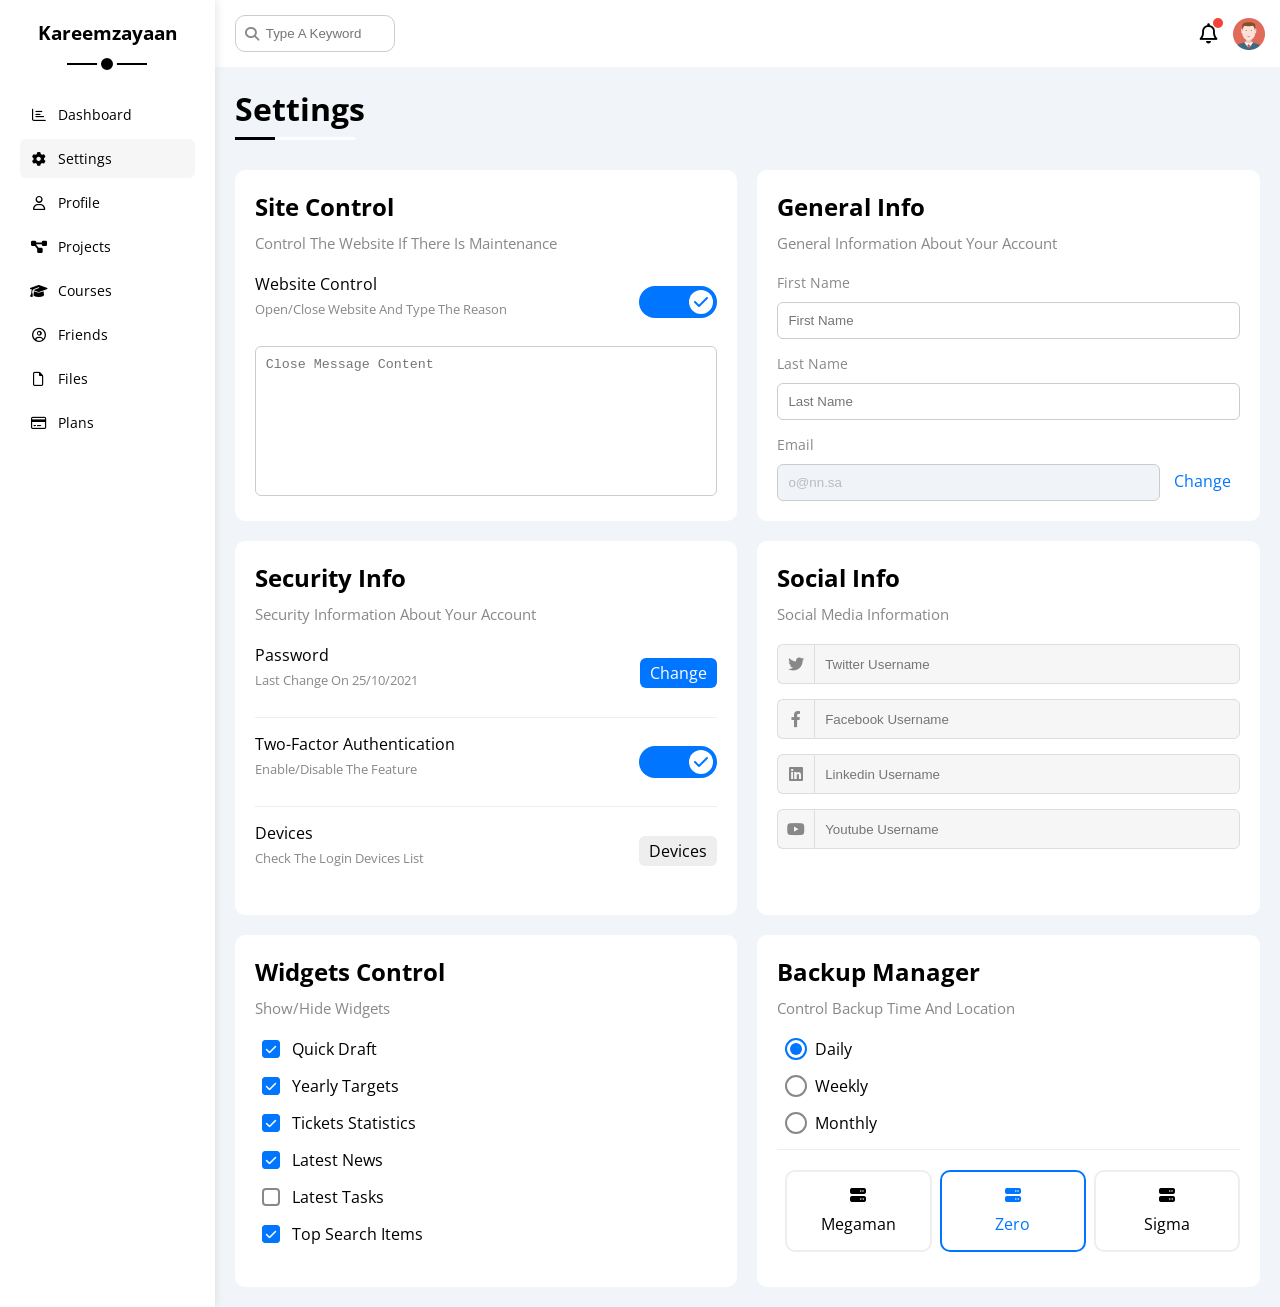
<file: settings.html>
<!DOCTYPE html>
<html lang="en">
  <head>
    <meta charset="UTF-8" />
    <meta http-equiv="X-UA-Compatible" content="IE=edge" />
    <meta name="viewport" content="width=device-width, initial-scale=1.0" />
    <title>Settings</title>
    <link rel="stylesheet" href="css/all.min.css" />
    <link rel="stylesheet" href="css/framework.css" />
    <link rel="stylesheet" href="css/master.css" />
    <!-- Google Fonts -->
    <link rel="preconnect" href="https://fonts.googleapis.com" />
    <link rel="preconnect" href="https://fonts.gstatic.com" crossorigin />
    <link
      href="https://fonts.googleapis.com/css2?family=Open+Sans:wght@300;400;500&display=swap"
      rel="stylesheet"
    />
  </head>
  <body>
    <div class="page d-flex">
      <div class="sidebar bg-white p-20 p-relative">
        <h3 class="p-relative txt-c mt-0">Kareemzayaan</h3>
        <ul>
          <li>
            <a
              class="d-flex align-center fs-14 c-black rad-6 p-10"
              href="index.html"
            >
              <i class="fa-regular fa-chart-bar fa-fw"></i>
              <span>Dashboard</span>
            </a>
          </li>
          <li>
            <a
              class="active d-flex align-center fs-14 c-black rad-6 p-10"
              href="settings.html"
            >
              <i class="fa-solid fa-gear fa-fw"></i>
              <span>Settings</span>
            </a>
          </li>
          <li>
            <a
              class="d-flex align-center fs-14 c-black rad-6 p-10"
              href="profile.html"
            >
              <i class="fa-regular fa-user fa-fw"></i>
              <span>Profile</span>
            </a>
          </li>
          <li>
            <a
              class="d-flex align-center fs-14 c-black rad-6 p-10"
              href="projects.html"
            >
              <i class="fa-solid fa-diagram-project fa-fw"></i>
              <span>Projects</span>
            </a>
          </li>
          <li>
            <a
              class="d-flex align-center fs-14 c-black rad-6 p-10"
              href="courses.html"
            >
              <i class="fa-solid fa-graduation-cap fa-fw"></i>
              <span>Courses</span>
            </a>
          </li>
          <li>
            <a
              class="d-flex align-center fs-14 c-black rad-6 p-10"
              href="friends.html"
            >
              <i class="fa-regular fa-circle-user fa-fw"></i>
              <span>Friends</span>
            </a>
          </li>
          <li>
            <a
              class="d-flex align-center fs-14 c-black rad-6 p-10"
              href="files.html"
            >
              <i class="fa-regular fa-file fa-fw"></i>
              <span>Files</span>
            </a>
          </li>
          <li>
            <a
              class="d-flex align-center fs-14 c-black rad-6 p-10"
              href="plans.html"
            >
              <i class="fa-regular fa-credit-card fa-fw"></i>
              <span>Plans</span>
            </a>
          </li>
        </ul>
      </div>
      <div class="content w-full">
        <!-- Start Head  -->
        <div class="head bg-white p-15 between-flex">
          <div class="search p-relative">
            <input class="p-10" type="search" placeholder="Type A Keyword" />
          </div>
          <div class="icons d-flex align-center">
            <span class="notification p-relative">
              <i class="fa-regular fa-bell fa-lg"></i>
            </span>
            <img src="imgs/avatar.png" alt="" />
          </div>
        </div>
        <!-- End Head  -->
        <h1 class="p-relative">Settings</h1>
        <div class="settings-page m-20 d-grid gap-20">
          <!-- Start Settings Box -->
          <div class="p-20 bg-white rad-10">
            <h2 class="mt-0 mb-10">Site Control</h2>
            <p class="mt-0 mb-20 c-grey fs-15">
              Control The Website If There Is Maintenance
            </p>
            <div class="mb-15 between-flex">
              <div>
                <span>Website Control</span>
                <p class="c-grey mt-5 mb-0 fs-13">
                  Open/Close Website And Type The Reason
                </p>
              </div>
              <div>
                <label>
                  <input class="toggle-checkbox" type="checkbox" checked />
                  <div class="toggle-switch"></div>
                </label>
              </div>
            </div>
            <textarea
              class="close-message p-10 rad-6 d-block w-full"
              placeholder="Close Message Content"
            ></textarea>
          </div>
          <!-- End Settings Box -->
          <!-- Start Settings Box -->
          <div class="p-20 bg-white rad-10">
            <h2 class="mt-0 mb-10">General Info</h2>
            <p class="mt-0 mb-20 c-grey fs-15">
              General Information About Your Account
            </p>
            <div class="mb-15">
              <label class="fs-14 c-grey d-block mb-10" for="first"
                >First Name</label
              >
              <input
                class="b-none border-ccc p-10 rad-6 d-block w-full"
                type="text"
                id="first"
                placeholder="First Name"
              />
            </div>
            <div class="mb-15">
              <label class="fs-14 c-grey d-block mb-10" for="last"
                >Last Name</label
              >
              <input
                class="b-none border-ccc p-10 rad-6 d-block w-full"
                type="text"
                id="last"
                placeholder="Last Name"
              />
            </div>
            <div>
              <label class="fs-14 c-grey d-block mb-10" for="email"
                >Email</label
              >
              <input
                class="email b-none border-ccc p-10 rad-6 w-full mr-10"
                type="email"
                id="email"
                value="o@nn.sa"
                disabled
              />
              <a class="c-blue" href="#">Change</a>
            </div>
          </div>
          <!-- End Settings Box -->
          <!-- Start Settings Box -->
          <div class="p-20 bg-white rad-10">
            <h2 class="mt-0 mb-10">Security Info</h2>
            <p class="mt-0 mb-20 c-grey fs-15">
              Security Information About Your Account
            </p>
            <div class="sec-box mb-15 between-flex">
              <div>
                <span>Password</span>
                <p class="c-grey mt-5 mb-0 fs-13">Last Change On 25/10/2021</p>
              </div>
              <a class="button bg-blue c-white btn-shape" href="#">Change</a>
            </div>
            <div class="sec-box mb-15 between-flex">
              <div>
                <span>Two-Factor Authentication</span>
                <p class="c-grey mt-5 mb-0 fs-13">Enable/Disable The Feature</p>
              </div>
              <label>
                <input class="toggle-checkbox" type="checkbox" checked />
                <div class="toggle-switch"></div>
              </label>
            </div>
            <div class="sec-box between-flex">
              <div>
                <span>Devices</span>
                <p class="c-grey mt-5 mb-0 fs-13">
                  Check The Login Devices List
                </p>
              </div>
              <a class="bg-eee c-black btn-shape" href="#">Devices</a>
            </div>
          </div>
          <!-- End Settings Box -->
          <!-- Start Settings Box -->
          <div class="social-boxes p-20 bg-white rad-10">
            <h2 class="mt-0 mb-10">Social Info</h2>
            <p class="mt-0 mb-20 c-grey fs-15">Social Media Information</p>
            <div class="d-flex align-center mb-15">
              <i class="fa-brands fa-twitter center-flex c-grey"></i>
              <input
                class="w-full"
                type="text"
                placeholder="Twitter Username"
              />
            </div>
            <div class="d-flex align-center mb-15">
              <i class="fa-brands fa-facebook-f center-flex c-grey"></i>
              <input
                class="w-full"
                type="text"
                placeholder="Facebook Username"
              />
            </div>
            <div class="d-flex align-center mb-15">
              <i class="fa-brands fa-linkedin center-flex c-grey"></i>
              <input
                class="w-full"
                type="text"
                placeholder="Linkedin Username"
              />
            </div>
            <div class="d-flex align-center mb-15">
              <i class="fa-brands fa-youtube center-flex c-grey"></i>
              <input
                class="w-full"
                type="text"
                placeholder="Youtube Username"
              />
            </div>
          </div>
          <!-- End Settings Box -->
          <!-- Start Settings Box -->
          <div class="widgets-control p-20 bg-white rad-10">
            <h2 class="mt-0 mb-10">Widgets Control</h2>
            <p class="mt-0 mb-20 c-grey fs-15">Show/Hide Widgets</p>
            <div class="control d-flex align-center mb-15">
              <input type="checkbox" id="one" checked />
              <label for="one">Quick Draft</label>
            </div>
            <div class="control d-flex align-center mb-15">
              <input type="checkbox" id="two" checked />
              <label for="two">Yearly Targets</label>
            </div>
            <div class="control d-flex align-center mb-15">
              <input type="checkbox" id="three" checked />
              <label for="three">Tickets Statistics</label>
            </div>
            <div class="control d-flex align-center mb-15">
              <input type="checkbox" id="four" checked />
              <label for="four">Latest News</label>
            </div>
            <div class="control d-flex align-center mb-15">
              <input type="checkbox" id="five" />
              <label for="five">Latest Tasks</label>
            </div>
            <div class="control d-flex align-center mb-15">
              <input type="checkbox" id="six" checked />
              <label for="six">Top Search Items</label>
            </div>
          </div>
          <!-- End Settings Box -->
          <!-- Start Settings Box -->
          <div class="backup-control p-20 bg-white rad-10">
            <h2 class="mt-0 mb-10">Backup Manager</h2>
            <p class="mt-0 mb-20 c-grey fs-15">
              Control Backup Time And Location
            </p>
            <div class="date d-flex align-center mb-15">
              <input type="radio" name="time" id="daily" checked />
              <label for="daily">Daily</label>
            </div>
            <div class="date d-flex align-center mb-15">
              <input type="radio" name="time" id="weekily" />
              <label for="weekily">Weekly</label>
            </div>
            <div class="date d-flex align-center mb-15">
              <input type="radio" name="time" id="monthly" />
              <label for="monthly">Monthly</label>
            </div>
            <div class="servers d-flex align-center txt-c">
              <input type="radio" name="servers" id="server-one" />
              <div class="server mb-15 rad-10 w-full">
                <label class="d-block m-15" for="server-one">
                  <i class="fa-solid fa-server d-block mb-10"></i>
                  Megaman
                </label>
              </div>
              <input type="radio" name="servers" id="server-two" checked />
              <div class="server mb-15 rad-10 w-full">
                <label class="d-block m-15" for="server-two">
                  <i class="fa-solid fa-server d-block mb-10"></i>
                  Zero
                </label>
              </div>
              <input type="radio" name="servers" id="server-three" />
              <div class="server mb-15 rad-10 w-full">
                <label class="d-block m-15" for="server-three">
                  <i class="fa-solid fa-server d-block mb-10"></i>
                  Sigma
                </label>
              </div>
            </div>
          </div>
          <!-- End Settings Box -->
        </div>
      </div>
    </div>
  </body>
</html>
</file>
<file: css/framework.css>
:root{
  --blue-color: #0075ff;
  --blue-alt-color: #0d69d5;
  --orange-color: #f59e0b;
  --green-color: #22c55e;
  --red-color: #f44336;
  --grey-color: #888;
}
/* Start Box  */
.d-flex{
  display: flex;
}
.align-center{
  align-items: center;
}
.space-between{
  justify-content: space-between;
}
.f-wrap{
  flex-wrap: wrap;
}
.d-grid{
  display: grid;
}
.gap-20{
  gap: 20px;
}
.d-block{
  display: block;
}
@media (max-width:767px){
  .block-mobile{
    display: block;
  }
  .hide-mobile{
    display: none;
  }
}
/* End Box  */
/* Start Padding + Margin  */
.p-10{
  padding: 10px;
}
.p-15{
  padding: 15px;
}
.p-20{
  padding: 20px;
}
.pt-10{
  padding-top: 10px;
}
.pt-15{
  padding-top: 15px;
}
.pt-20{
  padding-top: 20px;
}
.pb-10{
  padding-bottom: 10px;
}
.pb-15{
  padding-bottom: 15px;
}
.pb-20{
  padding-bottom: 20px;
}
.pl-15{
  padding-left: 15px;
}
.m-0{
  margin: 0;
}
.m-15{
  margin: 15px;
}
.m-20{
  margin: 20px;
}
.mt-0{
  margin-top: 0;
}
.mt-5{
  margin-top: 5px;
}
.mt-10{
  margin-top: 10px;
}
.mt-15{
  margin-top: 15px;
}
.mt-20{
  margin-top: 20px;
}
.mt-25{
  margin-top: 25px;
}
.mr-10{
  margin-right: 10px;
}
.mr-15{
  margin-right: 15px;
}
.mb-5{
  margin-bottom: 5px;
}
.mb-10{
  margin-bottom: 10px;
}
.mb-15{
  margin-bottom: 15px;
}
.mb-20{
  margin-bottom: 20px;
}
.mb-25{
  margin-bottom: 25px;
}
/* End Padding + Margin  */
/* Start Color  */
.bg-white{
  background-color: white;
}
.bg-eee{
  background-color: #eee;
}
.bg-blue{
  background-color: var(--blue-color);
}
.bg-orange{
  background-color: var(--orange-color);
}
.bg-green{
  background-color: var(--green-color);
}
.bg-red{
  background-color: var(--red-color);
}
.c-black{
  color: black;
}
.c-grey{
  color: var(--grey-color);
}
.c-white{
  color: white;
}
.c-blue{
  color: var(--blue-color);
}
.c-orange{
  color: var(--orange-color);
}
.c-green{
  color: var(--green-color);
}
.c-red{
  color: red;
}
/* End Color  */
/* Start Position */
.p-relative{
  position: relative;
}
.p-absolute{
  position: absolute;
}
/* End Position */
/* Start Font  */
.txt-c{
  text-align: center;
}
.fs-13{
  font-size: 13px;
}
.fs-14{
  font-size: 14px;
}
.fs-15{
  font-size: 15px;
}
.fs-25{
  font-size: 25px;
}
.fw-bold{
  font-weight: bold;
}
@media (max-width:767px){
  .txt-c-mobile{
    text-align: center;
  }
}

/* End Font  */
/* Start Border */
.b-none{
  border: none;
}
.rad-6{
  border-radius: 6px;
}
.rad-10{
  border-radius: 10px;
}
.rad-half{
  border-radius: 50%;
}
.border-ccc{
  border: 1px solid #ccc;
}
.border-eee{
  border: 1px solid #eee;
}
/* End Border */
/* Start Width  */
.w-100{
  width: 100px;
}
.w-full{
  width: 100%;
}
.w-fit{
  width: fit-content;
}
.h-100{
  height: 100px;
}
.h-full{
  height: 100%;
}
/* End Width  */
/* Start Component  */
.center-flex{
  display: flex;
  align-items: center;
  justify-content: center;
}
.between-flex{
  display: flex;
  align-items: center;
  justify-content: space-between;
}
.btn-shape{
  padding: 4px 10px;
  border-radius: 6px;
}
/* End Component  */
</file>
<file: css/master.css>
:root{
  --blue-color: #0075ff;
  --blue-alt-color: #0d69d5;
  --orange-color: #f59e0b;
  --green-color: #22c55e;
  --red-color: #f44336;
  --grey-color: #888;
}
* {
  box-sizing: border-box;
}
body {
  font-family: "Open Sans", sans-serif;
  margin: 0;
}
*:focus {
  outline: none;
}
a {
  text-decoration: none;
}
ul {
  list-style: none;
  padding: 0;
}
::-webkit-scrollbar{
  width: 15px;
}
::-webkit-scrollbar-track{
  background-color: white;
}
::-webkit-scrollbar-thumb{
  background-color: var(--blue-color);
}
::-webkit-scrollbar-thumb:hover{
  background-color: var(--blue-alt-color);
}
.page {
  background-color: #f1f5f9;
  min-height: 100vh;
} 
/* Start Sidebar  */
.sidebar {
  width: 250px;
  box-shadow: 0 0 10px #ddd;
}
.sidebar > h3 {
  margin-bottom: 50px;
}
.sidebar > h3::before,
.sidebar > h3::after{
  content: "";
  position: absolute;
  background-color: black;
  left: 50%;
  transform: translateX(-50%);
}
.sidebar > h3::before {
  width: 80px;
  height: 2px;
  bottom: -20px;
}
.sidebar > h3::after {
  width: 12px;
  height: 12px;
  border-radius: 50%;
  bottom: -29px;
  border: 4px solid white;
}
.sidebar ul li a {
  transition: 0.3s;
  margin-bottom: 5px;
}
.sidebar ul li a:hover,
.sidebar ul li a.active{
  background-color: #f6f6f6;
}
.sidebar ul li a span {
  font-size: 14px;
  margin-left: 10px;
}
@media (max-width:767px){
  .sidebar{
    width: 58px;
    padding: 10px;
  }
  .sidebar > h3 {
    font-size: 13px;
    margin-bottom: 15px;
  }
  .sidebar > h3::before,
  .sidebar > h3::after{
    display: none;
  }
  .sidebar ul li a span{
    display: none;
  }

}
/* End Sidebar  */
/* Start Content */
.content{
  overflow: hidden;
}
.head .search::before{
  font-family: "Font Awesome 6 Free";
  content: "\f002";
  font-weight: 900;
  position: absolute;
  left: 15px;
  top: 50%;
  transform: translateY(-50%);
  font-size: 14px;
  color: var(--grey-color);
}
.head .search input{
  border: 1px solid #ccc;
  border-radius: 10px;
  margin-left: 5px;
  padding-left: 30px;
  width: 160px;
  transition: width 0.3s;
}
.head .search input:focus{
  outline-color: #ddd;
  width: 200px;
}
.head .search input:focus::placeholder{
  opacity: 0;
}
.head .icons .notification::before {
  content: "";
  position: absolute;
  width: 10px;
  height: 10px;
  background-color: var(--red-color);
  border-radius: 50%;
  right: -5px;
  top: -5px;
}
.head .icons img{
  width: 32px;
  height: 32px;
  margin-left: 15px;
}
.page h1{
  margin: 20px 20px 40px;

}
.page h1::before,
.page h1::after{
  content: "";
  position: absolute;
  bottom: -10px;
  height: 3px;
  left: 0;
}
.page h1::before{
  width: 120px;
  background-color: white;
}
.page h1::after{
  width: 40px;
  background-color: black;
}
.wrapper{
  grid-template-columns: repeat(auto-fill, minmax(450px, 1fr));
  margin-left: 20px;
  margin-right: 20px;
  margin-bottom: 20px;
}
@media (max-width:767px){
  .wrapper{
    grid-template-columns: minmax(200px, 1fr);
    margin-left: 10px;
    margin-right: 10px;
    gap: 10px;
  }
}
/* End Content */
/* Start Welcome Widget */
.welcome{
  overflow: hidden;
}
.welcome .intro img{
  width: 200px;
  margin-bottom: -10px;
}
.welcome .avatar{
  width: 64px;
  height: 64px;
  border: 2px solid white;
  border-radius: 50%;
  padding: 2px;
  box-shadow: 0 0 5px #ddd;
  margin-left: 20px;
  margin-top: -32px;
}
.welcome .body{
  border-top: 1px solid #eee;
  border-bottom: 1px solid #eee;
}
.welcome .body > div{
  flex: 1;
}
.welcome .visit{
  margin: 0 15px 15px auto;
  transition: 0.3;
}
.welcome .visit:hover{
  background-color: var(--blue-alt-color);
}
@media (max-width:767px){
  .welcome .intro{
    padding-bottom: 30px;
  }
  .welcome .avatar{
    margin-left: 0;
  }
  .welcome .body > div:not(:last-child) {
    margin-bottom: 20px;
  }
}
/* End Welcome Widget */
/* Start Quick Draft Widget */
.quick-draft textarea{
  resize: none;
  min-height: 180px;
}
/* .quick-draft textarea:focus::placeholder{
  opacity: 0;
} */
.quick-draft .save{
  margin-left: auto;
  transition: 0.3;
  cursor: pointer;
}
.quick-draft .save:hover{
  background-color: var(--blue-alt-color);
}
/* End Quick Draft Widget */
/* Start Targets */
.targets .target-row .icon{
  width: 80px;
  height: 80px;
  margin-right: 15px;
}
.targets .details{
  flex: 1;
}
.targets .details .progress{
  height: 4px;
}
.targets .details .progress > span{
  position: absolute;
  top: 0;
  left: 0;
  height: 100%;
}
.targets .details .progress > span span{
  position: absolute;
  bottom: 16px;
  right: -16px;
  padding: 2px 5px;
  border-radius: 6px;
  font-size: 13px;
}
.targets .details .progress > span span::after{
  content: "";
  border-color: transparent;
  border-width: 5px;
  border-style: solid;
  position: absolute;
  bottom: -10px;
  left: 50%;
  transform: translateX(-50%);
}
.targets .details .progress > .blue span::after{
  border-top-color: var(--blue-color);
}
.targets .details .progress > .orange span::after{
  border-top-color: var(--orange-color);
}
.targets .details .progress > .green span::after{
  border-top-color: var(--green-color);
}
.blue .icon,
.blue .progress{
  background-color: rgb(0 127 255 / 20%);
}
.orange .icon,
.orange .progress{
  background-color: rgb(245 158 11 / 20%);
}
.green .icon,
.green .progress{
  background-color: rgb(34 197 94 / 20%);
}
/* End Targets */
/* Start Ticket Widget */
.tickets .box{
  border: 1px solid #ccc;
  width: calc(50% - 10px);
}
@media (max-width:767px) {
  .tickets .box{
    width: 100%;
  }
}
/* End Ticket Widget */
/* Start Latest News */
.latest-news .news-row:not(:last-of-type){
  margin-bottom: 20px;
  padding-bottom: 20px;
  border-bottom: 1px solid #eee;
}
.latest-news .news-row img{
  width: 100px;
  border-radius: 6px;
  margin-right: 15px;
}
.latest-news .info{
  flex-grow: 1;
}
.latest-news .info h3{
  margin: 0 0 6px;
  font-size: 16px;
}
@media (max-width:767px){
  .latest-news .news-row{
    display: block;
  }
  .latest-news .news-row .label{
    margin: 10px auto;
    width: fit-content;
  }
}
/* End Latest News */
/* Start Tasks Widget  */
.tasks .task-row:not(:last-of-type){
  margin-bottom: 15px;
  padding-bottom: 15px;
  border-bottom: 1px solid #eee;
}
.tasks .info{
  flex-grow: 1;
}
.tasks .done{
  opacity: 0.3;
}
.tasks .done h3,
.tasks .done p{
  text-decoration: line-through;
}
.tasks .delete{
  cursor: pointer;
  transition: 0.3s;
}
.tasks .delete:hover{
  color: var(--red-color);
}
/* End Tasks Widget  */
/* Start Latest Uploads */
.latest-uploads ul li:not(:last-child){
  border-bottom: 1px solid #eee;
}
.latest-uploads ul li img{
  width: 40px;
  height: 40px;
}
/* End Latest Uploads */
/* Start Last Project */
.last-project ul::before{
  content: "";
  position: absolute;
  left: 11px;
  width: 2px;
  height: 100%;
  background-color: var(--blue-color);
}
.last-project ul li::before{
  content: "";
  width: 20px;
  height: 20px;
  display: block;
  border-radius: 50%;
  background-color: white;
  border: 2px solid white;
  outline: 2px solid var(--blue-color);
  margin-right: 15px;
  z-index: 1;
}
.last-project ul li.done::before{
  background-color: var(--blue-color);
}
.last-project ul li.current::before{
  animation: change-color 0.8s infinite alternate;
}
.last-project .launch-icon{
  position: absolute;
  width: 160px;
  right: 0;
  bottom: 0;
  opacity: 0.1;
}

/* End Last Project */
/* Start Reminders */
.reminders ul li .key{
  width: 15px;
  height: 15px;
}
.reminders ul li > .blue{
  border-left: 2px solid var(--blue-color);
}
.reminders ul li > .green{
  border-left: 2px solid var(--green-color);
}
.reminders ul li > .orange{
  border-left: 2px solid var(--orange-color);
}
.reminders ul li > .red{
  border-left: 2px solid var(--red-color);
}
/* End Reminders */
/* Start Latest Post */
.latest-post .avatar{
  width: 48px;
  height: 48px;
}
.latest-post .post-content{
  text-transform: capitalize;
  line-height: 1.8;
  border-top: 1px solid #eee;
  border-bottom: 1px solid #eee;
  min-height: 140px;
}
/* End Latest Post */
/* Start Social Media */
.social-media .box{
  padding-left: 70px;
}
.social-media .box i{
  position: absolute;
  left: 0;
  top: 0;
  width: 52px;
  transition: 0.3s;
}
.social-media .box i:hover{
  transform: rotate(5deg);
}
.social-media .twitter{
  background-color: rgb(29 161 242 / 20%);
  color: #1da1f2;
}
.social-media .twitter i ,
.social-media .twitter a{
  background-color: #1da1f2;
}
.social-media .facebook{
  background-color: rgb(24 119 242 / 20%);
  color: #1877f2;
}
.social-media .facebook i ,
.social-media .facebook a{
  background-color: #1877f2;
}
.social-media .youtube{
  background-color: rgb(255 0 0 / 20%);
  color: #ff0000;
}
.social-media .youtube i ,
.social-media .youtube a{
  background-color: #ff0000;
}
.social-media .linkedin{
  background-color: rgb(0 119 181 / 20%);
  color: #0077b5;
}
.social-media .linkedin i ,
.social-media .linkedin a{
  background-color: #0077b5;
}
/* End Social Media */
/* Start Projects Table */
.projects .responsive-table{
  overflow-x: auto; /*عشان السكرول*/
}
.projects table{
  min-width: 1000px; /*عشان السكرول*/
  border-spacing: 0;
}
.projects thead td{
  background-color: #eee;
  font-weight: bold;
}
.projects table td{
  padding: 15px;
}
.projects tbody td{
  border-bottom: 1px solid #eee;
  border-left: 1px solid #eee;
  transition: 0.3s;
}
.projects table tbody tr td:last-child{
  border-right: 1px solid #eee;
}
.projects tbody tr:hover td{
  background-color: #faf7f7;
}
.projects table img{
  width: 32px;
  height: 32px;
  border-radius: 50%;
  padding: 2px;    /*عشان الصور لما تيجي فوق بعضها*/
  background-color: white;  /*عشان الصور لما تيجي فوق بعضها*/
}
.projects table img:not(:first-child){
  margin-left: -20px;
}
.projects table .label{
  font-size: 13px;
}
/* End Projects Table */
/* Start Settings */
.settings-page{
  grid-template-columns: repeat(auto-fill, minmax(500px, 1fr));
}
@media (max-width:767px) {
  .settings-page{
    grid-template-columns: minmax(500px, 1fr);
    margin-left: 10px;
    margin-right: 10px;
    gap: 10px;
  }
}
.settings-page .close-message{
  border: 1px solid #ccc;
  resize: none;
  min-height: 150px;
}
.settings-page .email{
  display: inline-flex;
  width: calc(100% - 80px);
}
.settings-page .sec-box{
  padding-bottom: 15px;

}
.settings-page .sec-box:not(:last-of-type){
  border-bottom: 1px solid #eee;
}
.settings-page .sec-box .button{
  transition: 0.3s;
}
.settings-page .sec-box .button:hover{
  background-color: var(--blue-alt-color);
}
.settings-page .social-boxes i{
  width: 40px;
  height: 40px;
  background-color: #f6f6f6;
  border: 1px solid #ddd;
  border-right: none;
  border-radius: 6px 0 0 6px;
  transition: 0.3s;
}
.settings-page .social-boxes input{
  height: 40px;
  background-color: #f6f6f6;
  border: 1px solid #ddd;
  padding-left: 10px;
  border-radius: 0 6px 6px 0;
}
.settings-page .social-boxes > div:focus-within i{
  color: black;
}
.widgets-control .control input[type="checkbox"]{
  -webkit-appearance: none;
  appearance: none;
}
.widgets-control .control label{
  padding-left: 30px;
  cursor: pointer;
  position: relative;
}
.widgets-control .control label::before,
.widgets-control .control label::after{
  position: absolute;
  border-radius: 4px;
  left: 0;
  top: 50%;
  margin-top: -9px;
}
.widgets-control .control label::before{
  content: "";
  width: 14px;
  height: 14px;
  border: 2px solid var(--grey-color);
}
.widgets-control .control label:hover::before{
  border-color: var(--blue-alt-color);
}
.widgets-control .control label::after{
  font-family: var(--fa-style-family-classic);
  content: "\f00c";
  font-weight: 900;
  background-color: var(--blue-color);
  color: white;
  font-size: 12px;
  width: 18px;
  height: 18px;
  display: flex;
  justify-content: center;
  align-items: center;
  transform: scale(0) rotate(360deg);
  transition: 0.3s;
}
.widgets-control .control input[type="checkbox"]:checked + label::after{
  transform: scale(1);
}
.backup-control input[type="radio"]{
  -webkit-appearance: none;
  appearance: none;
}
.backup-control .date label{
  padding-left: 30px;
  cursor: pointer;
  position: relative;
}
.backup-control .date label::before{
  content: "";
  position: absolute;
  top: 50%;
  left: 0;
  margin-top: -11px;
  width: 18px;
  height: 18px;
  border: 2px solid var(--grey-color);
  border-radius: 50%;
}
.backup-control .date label::after{
  content: "";
  position: absolute;
  left: 5px;
  top: 5px;
  width: 12px;
  height: 12px;
  background-color: var(--blue-color);
  border-radius: 50%;
  transition: 0.3s;
  transform: scale(0);
}
.backup-control .date input[type="radio"]:checked + label::before{
  border-color: var(--blue-color);
}
.backup-control .date input[type="radio"]:checked + label::after{
  transform: scale(1);
}
.backup-control .servers {
  border-top: 1px solid #eee;
  padding-top: 20px;
}
@media (max-width:767px) {
  .backup-control .servers {
    flex-wrap: wrap;
  }
}
.backup-control .servers .server{
  border: 2px solid #eee;
  position: relative;
}
.backup-control .servers .server label{
  cursor: pointer;
}
.backup-control .servers input[type="radio"]:checked + .server{
  border-color: var(--blue-color);
  color: var(--blue-color);
}
.toggle-checkbox{
  -webkit-appearance: none;
  appearance: none;
  display: none;
}
.toggle-switch{
  background-color: #ccc;
  width: 78px;
  height: 32px;
  border-radius: 16px;
  position: relative;
  transition: 0.3s;
  cursor: pointer;
}
.toggle-switch::before{
  font-family: var(--fa-style-family-classic);
  content: "\f00d";
  font-weight: 900;
  background-color: white;
  width: 24px;
  height: 24px;
  position: absolute;
  border-radius: 50%;
  top: 4px;
  left: 4px;
  display: flex;
  justify-content: center;
  align-items: center;
  color: #aaa;
  transition: 0.3s;
}
.toggle-checkbox:checked + .toggle-switch{
  background-color: var(--blue-color);
}
.toggle-checkbox:checked + .toggle-switch::before{
  content: "\f00c";
  left: 50px;
  color: var(--blue-color);
}
.settings-page :disabled{
  cursor: no-drop;
  background-color: #f0f4f8;
  color: #bbb;
}
/* End Settings */
/* Start Profile Page  */
@media (max-width:767px) {
  .profile-page .overview{
    flex-direction: column;
  }
}
.profile-page .avatar-box{
  width: 300px;
}
@media (min-width:768px) {
  .profile-page .avatar-box{
    border-right: 1px solid #eee;
  }
}
.profile-page .avatar-box > img{
  width: 120px;
  height: 120px;
}
.profile-page .avatar-box .level{
  height: 6px;
  overflow: hidden;
  margin: auto;
  width: 70%;
}
.profile-page .avatar-box .level span{
  position: absolute;
  left: 0;
  top: 0;
  height: 100%;
  background-color: var(--blue-color);
  border-radius: 6px;
}
.profile-page .info-box .box{
  flex-wrap: wrap;
  border-bottom: 1px solid #eee;
  transition: 0.3s;
}
.profile-page .info-box .box:hover{
  background-color: #f9f9f9;
}
.profile-page .info-box .box > div{
  min-width: 250px;
  padding: 10px 0 0;
}
.profile-page .info-box .box h4{
  font-weight: normal;
}
/* Start Training Code */
.profile-page .info-box .toggle-switch {
  height: 20px;
}
@media (max-width:767px){
  .profile-page .info-box .toggle-switch {
    margin: auto;
  }
}
.profile-page .info-box .toggle-checkbox:checked + .toggle-switch::before {
  left: 62px;
}
.profile-page .info-box .toggle-switch::before {
  width: 12px;
  height: 12px;
  font-size: 8px;
}
/* End Training Code */
@media (max-width:767px){
  .profile-page .other-data{
    flex-direction: column;
  }
}
.profile-page .skills-card{
  flex-grow: 1;
}
.profile-page .skills-card ul li {
  padding: 15px 0;
}
.profile-page .skills-card ul li:not(:last-child) {
  border-bottom: 1px solid #eee;
}
.profile-page .skills-card ul li span{
  display: inline-flex;
  padding: 4px 10px;
  background-color: #eee;
  border-radius: 6px;
  font-size: 14px;
}
.profile-page .skills-card ul li span:not(:last-child){
  margin-right: 5px;
}
.profile-page .activities{
  flex-grow: 2;
}
.profile-page .activity:not(:last-of-type){
  border-bottom: 1px solid #eee;
  padding-bottom: 20px;
  margin-bottom: 20px;
}
.profile-page .activity img{
  width: 64px;
  height: 64px;
  margin-right: 10px;
}
@media (min-width:768px) {
  .profile-page .activity .date{
    margin-left: auto;
    text-align: right;
  }
}
@media (max-width:767px) {
  .profile-page .activity {
    flex-direction: column;
  }
  .profile-page .activity img{
    margin-right: 0;
    margin-bottom: 15px;
  }
  .profile-page .activity .date{
    margin-top: 15px;
  }
}
/* End Profile Page  */ 
/* Start Projects Page */
.projects-page {
  grid-template-columns: repeat(auto-fill, minmax(500px, 1fr));
}
@media (max-width:767px){
  .projects-page {
    grid-template-columns: minmax(200px, 1fr);
    margin-left: 10px;
    margin-right: 10px;
    gap: 10px;
  }
}
.projects-page .project .date{
  position: absolute;
  right: 10px;
  top: 10px;
}
.projects-page .project h4{
  font-weight: normal;
}
.projects-page .project .team{
  position: relative;
  min-height: 80px;
}
.projects-page .project .team a{
  position: absolute;
  left: 0;
  bottom: 0;
}
.projects-page .project .team a:nth-child(2){
  left: 25px;
}
.projects-page .project .team a:nth-child(3){
  left: 50px;
}
.projects-page .project .team a:nth-child(4){
  left: 75px;
}
.projects-page .project .team a:nth-child(5){
  left: 100px;
}
.projects-page .project .team a:hover{
  z-index: 1000;
}
.projects-page .project .team img{
  width: 40px;
  height: 40px;
  border-radius: 50%;
  border: 2px solid white;
}
.projects-page .project .do{
  justify-content: flex-end;
  border-top: 1px solid #eee;
  padding-top: 15px;
  margin-top: 15px;
}
@media (max-width:767px){
  .projects-page .project .do{
    flex-direction: column;
  }
}
.projects-page .project .do span{
  padding: 3px 8px;
  margin-left: 5px;
  width: fit-content;
}
@media (max-width:767px){
  .projects-page .project .do span:not(:last-child){
    margin-bottom: 15px;
  }
}
.projects-page .project .info{
  border-top: 1px solid #eee;
  padding-top: 15px;
  margin-top: 15px;
}
@media (max-width:767px){
  .projects-page .project .info{
    flex-direction: column;
  }
}
.projects-page .project .prog{
  height: 8px;
  width: 260px;
  position: relative;
  border-radius: 6px;
}
@media (max-width:767px){
  .projects-page .project .info .prog{
    margin-bottom: 15px;
  }
}
.projects-page .project .prog span{
  position: absolute;
  left: 0;
  top: 0;
  height: 100%;
  border-radius: 6px;
}

/* End Projects Page */
/* Start Courses Page  */
.courses-page {
  grid-template-columns: repeat(auto-fill, minmax(300px, 1fr));
}
@media (max-width:767px){
  .courses-page {
    grid-template-columns: minmax(200px, 1fr);
    margin-left: 10px;
    margin-right: 10px;
    gap: 10px;
  }
}
.courses-page .course{
  overflow: hidden;
}
.courses-page .course .cover{
  max-width: 100%;
}
.courses-page .course .instructor{
  position: absolute;
  width: 64px;
  height: 64px;
  border-radius: 50%;
  top: 20px;
  left: 20px;
  border: 2px solid white;
}
.courses-page .course .description{
  line-height: 1.6;
}
.courses-page .course .info{
  border-top: 1px solid #eee;
  font-size: 13px;
}
.courses-page .course .info .title{
  position: absolute;
  top: -13px;
  left: 50%;
  transform: translateX(-50%);
  font-size: 13px;
}
/* End Courses Page  */
/* Start Friends Page  */
.friends-page {
  grid-template-columns: repeat(auto-fill, minmax(300px, 1fr));
}
@media (max-width:767px){
  .friends-page {
    grid-template-columns: minmax(200px, 1fr);
    margin-left: 10px;
    margin-right: 10px;
    gap: 10px;
  }
}
.friends-page .contact{
  position: absolute;
  left: 10px;
  top: 10px;
}
.friends-page .contact i{
  background-color: #eee;
  padding: 10px;
  border-radius: 50%;
  color: #666;
  font-size: 13px;
  cursor: pointer;
  transition: 0.3s;
}
.friends-page .contact i:hover{
  background-color: var(--blue-color);
  color: white;
}
.friends-page .friend .icons{
  border-top: 1px solid #eee;
  border-bottom: 1px solid #eee;
  margin-top: 15px;
  margin-bottom: 15px;
  padding-top: 15px;
  padding-bottom: 15px;
}
.friends-page .friend .icons i{
  margin-right: 5px;
}
.friends-page .friend .icons .vip{
  position: absolute;
  right: 0;
  top: 50%;
  transform: translateY(-50%);
  font-size: 40px;
  opacity: 0.2;
}
/* End Friends Page  */
/* Start Files Page  */
.files-page{
  flex-direction: row-reverse;
  align-items: start;
}
@media (max-width:767px){
  .files-page{
    flex-direction: column;
    align-items: normal;
  }
}
.files-page .files-stats{
  min-width: 260px;
}
.files-page .files-stats .icon{
  width: 40px;
  height: 40px;
  margin-right: 10px;
}
.files-page .files-stats .size{
  margin-left: auto;
}
.files-page .files-stats .blue{
  background-color: rgb(0 117 255 /20%);
}
.files-page .files-stats .green{
  background-color: rgb(34 197 94 /20%);
}
.files-page .files-stats .red{
  background-color: rgb(244 67 54 /20%);
}
.files-page .files-stats .orange{
  background-color: rgb(245 158 11 /20%);
}
.files-page .files-stats .upload{
  padding: 10px 15px;
  transition: 0.3s;
  margin: 15px auto 0;
}
.files-page .files-stats .upload:hover{
  background-color: var(--blue-alt-color);
  transition: 0.3s;
}
.files-page .files-stats .upload:hover i{
  animation: go-up 0.8s infinite;
}
.files-page .files-content{
  flex: 1;
  grid-template-columns: repeat(auto-fill,minmax(200px ,1fr));
}
.files-page .files-content img{
  width: 64px;
  height: 64px;
  transition: 0.3s;
}
.files-page .files-content .file:hover img{
  transform: rotate(5deg);
}
.files-page .files-content .info{
  border-top: 1px solid #eee;
}
/* End Files Page  */
/* Start Plans Page  */
.plans-page {
  grid-template-columns: repeat(auto-fill, minmax(450px, 1fr));
}
@media (max-width:767px){
  .plans-page {
    grid-template-columns: minmax(250px, 1fr);
    margin-left: 10px;
    margin-right: 10px;
    gap: 10px;
  }
}
.plans-page .plan .top {
  border: 3px solid white;
  outline: 3px solid transparent;
}
.plans-page .plan.green .top {
  outline-color: var(--green-color);
}
.plans-page .plan.blue .top {
  outline-color: var(--blue-color);
}
.plans-page .plan.orange .top {
  outline-color: var(--orange-color);
}
.plans-page .plan .price{
  position: relative;
  font-size: 40px;
  width: fit-content;
  margin: auto;
}
.plans-page .plan .price span{
  position: absolute;
  font-size: 25px;
  left: -20px;
  top: 0;
}
.plans-page .plan ul li{
  padding: 15px 0;
  display: flex;
  align-items: center;
  font-size: 15px;
  border-bottom: 1px solid #eee;
}
.plans-page .plan ul li .yes{
  color: var(--green-color);
}
.plans-page .plan ul li i:not(.yes,.help){
  color: var(--red-color);
}
.plans-page .plan ul li i:first-child{
  font-size: 18px;
  margin-right: 5px;
}
.plans-page .plan ul li .help{
  color: var(--grey-color);
  margin-left: auto;
  cursor: pointer;
}
/* End Plans Page  */
/* Start Animation */
@keyframes change-color {
  from{
    background-color: var(--blue-color);
  }
  to{
    background-color: white;
  }
}
@keyframes go-up {
  0%, 100%{
    transform: translateY(0);
  }
  50%{
    transform: translateY(-5px);
  }
}
/* End Animation */
</file>
